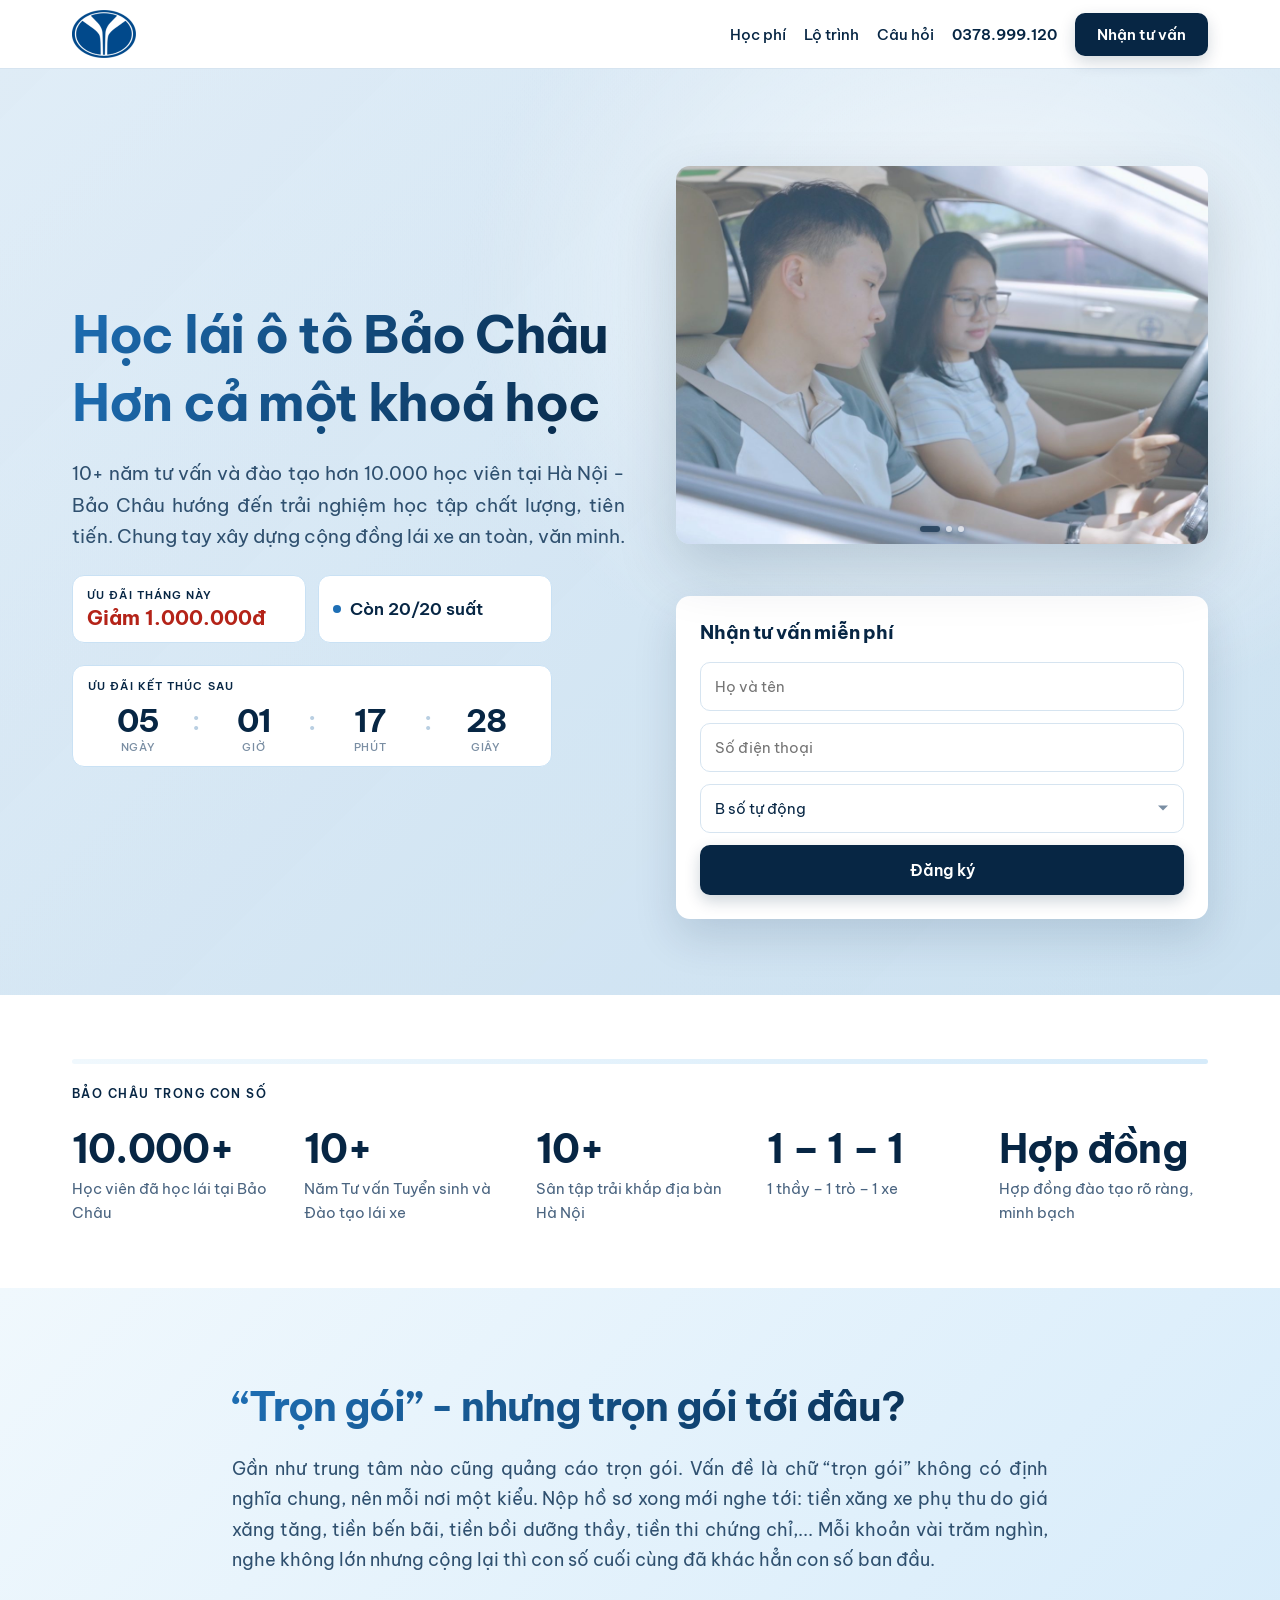
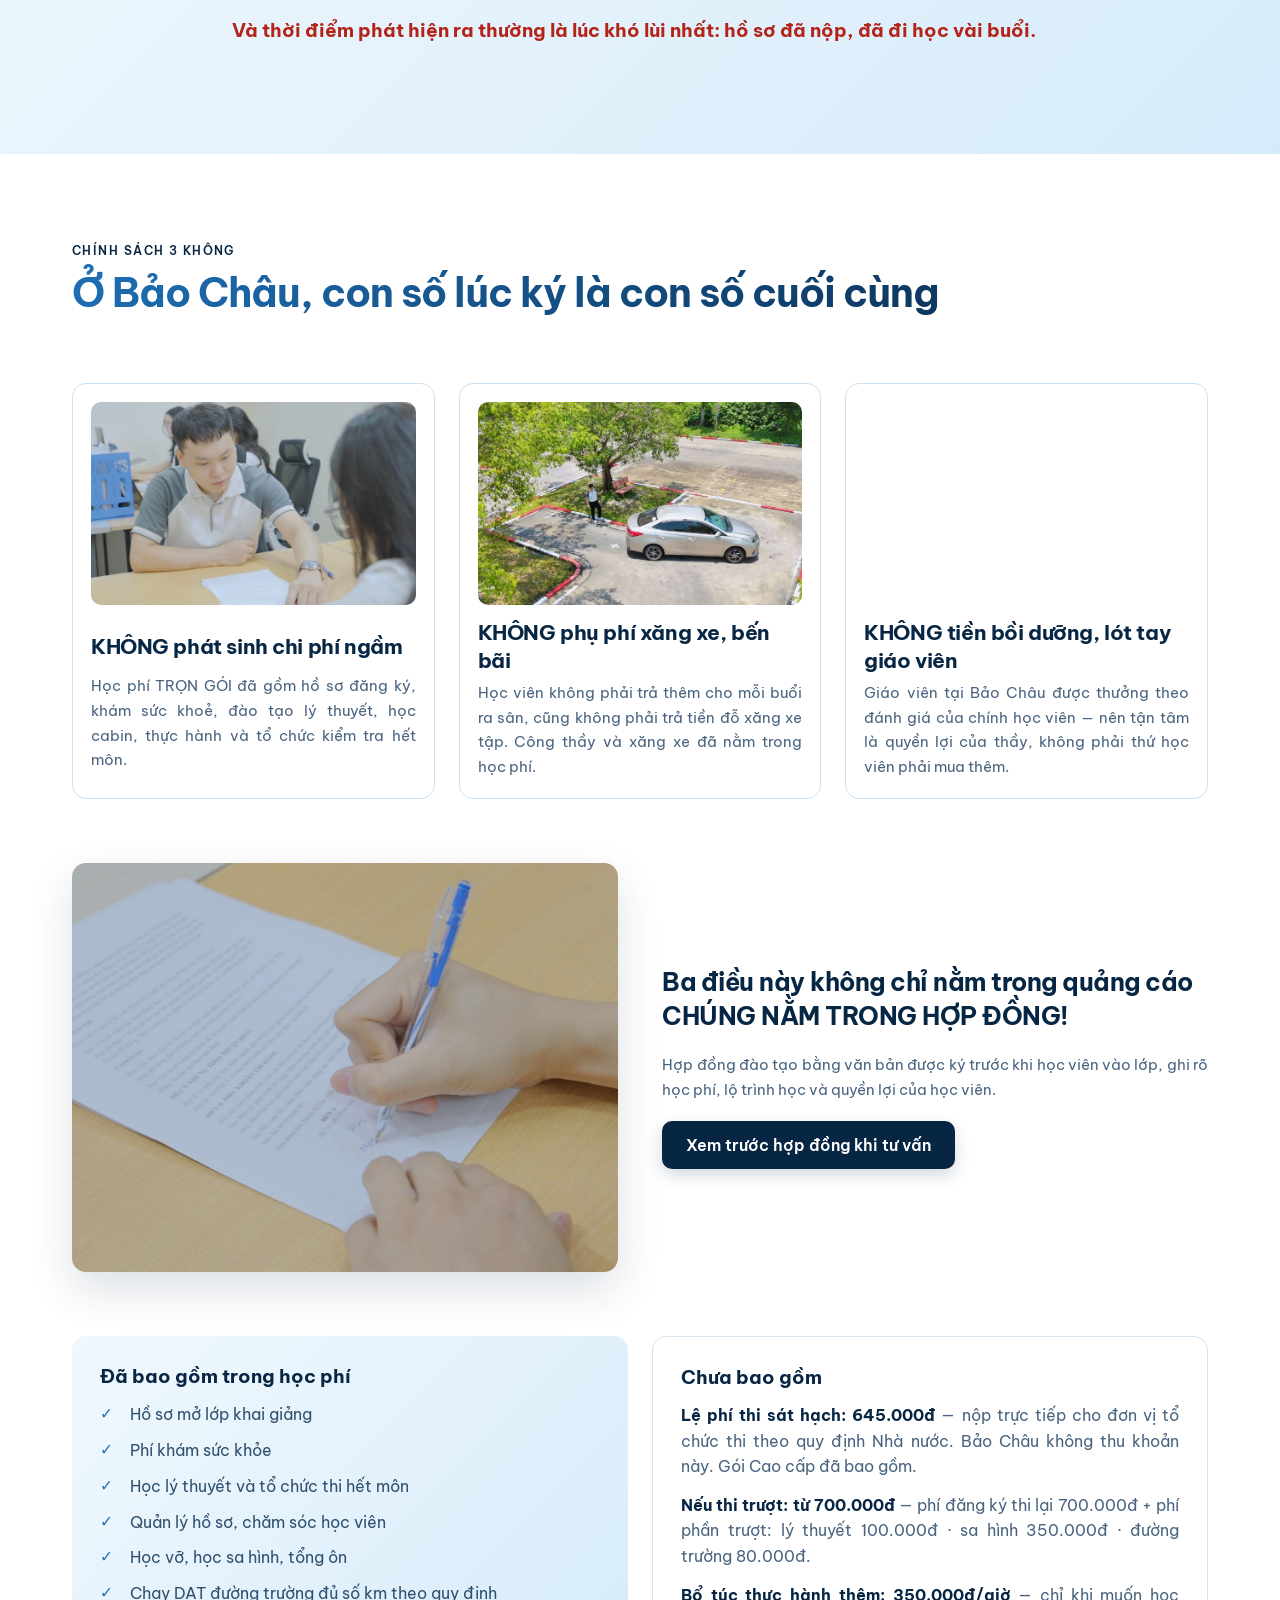
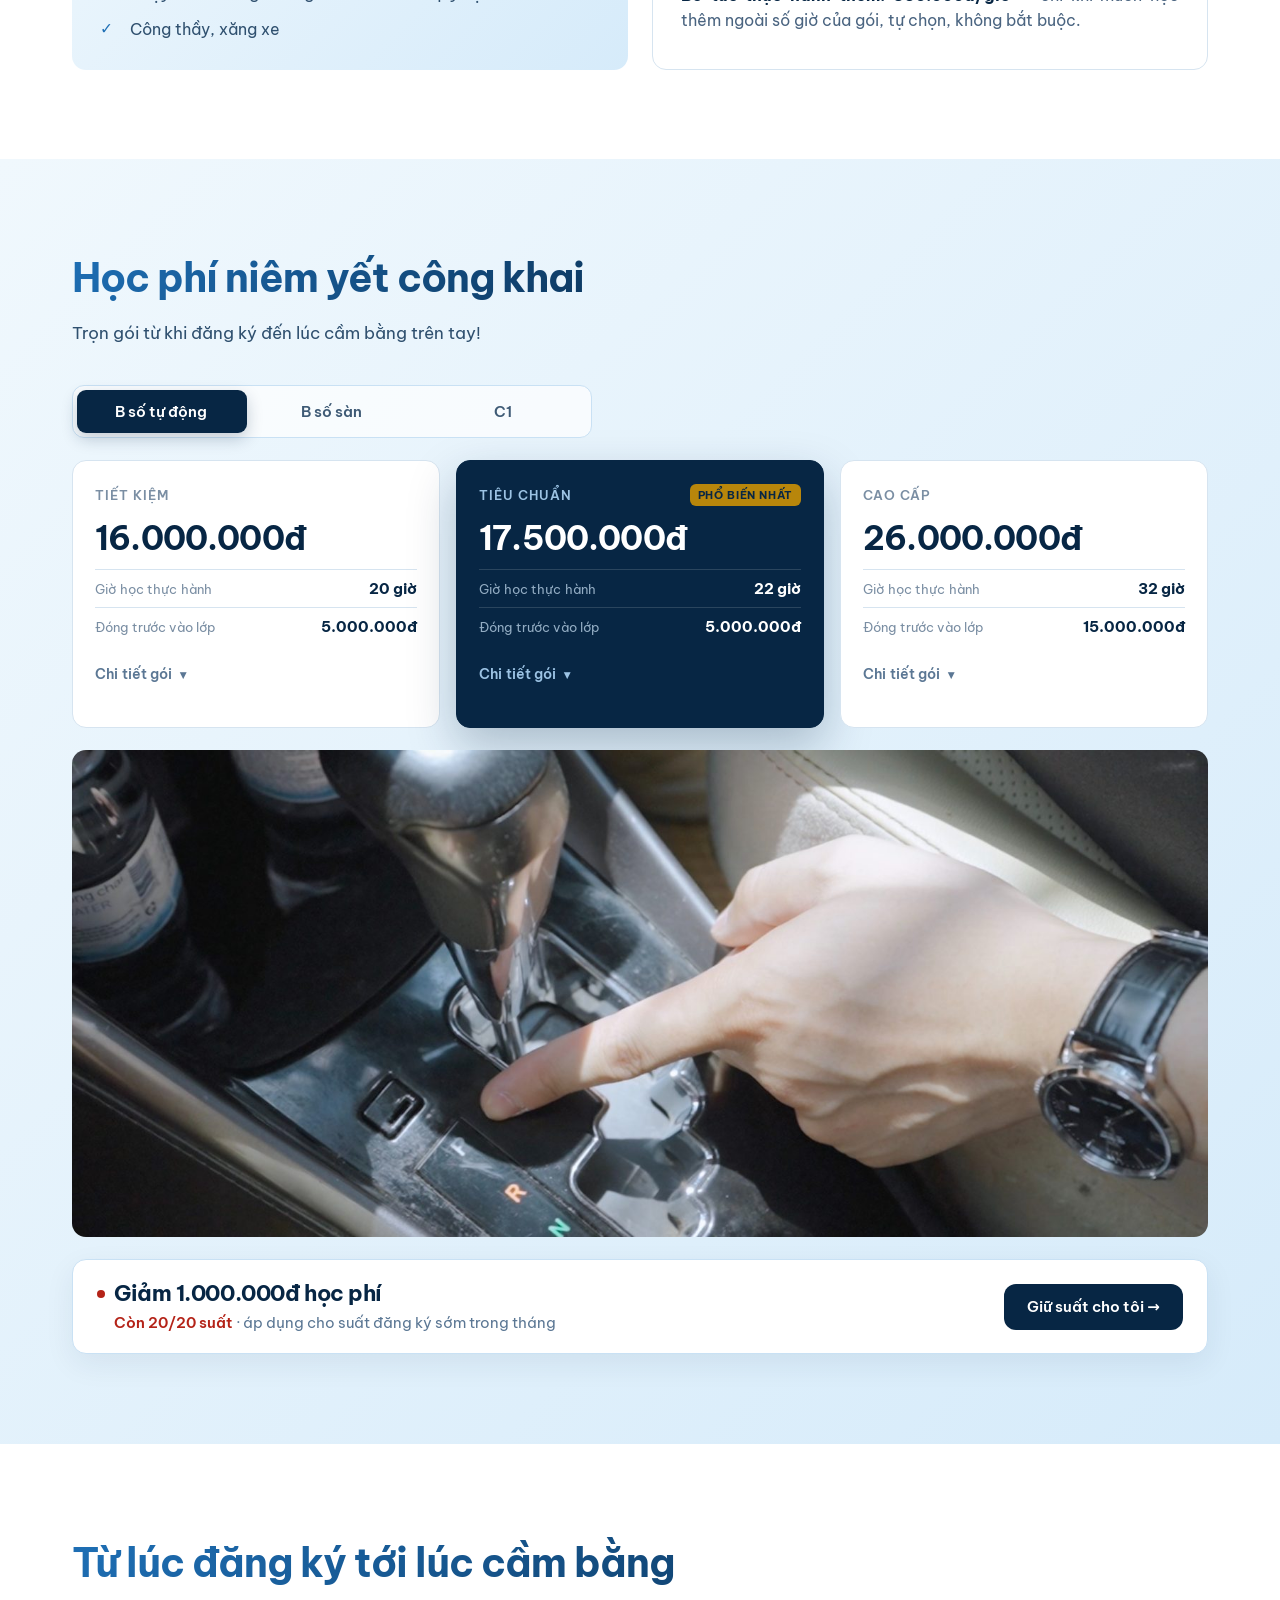
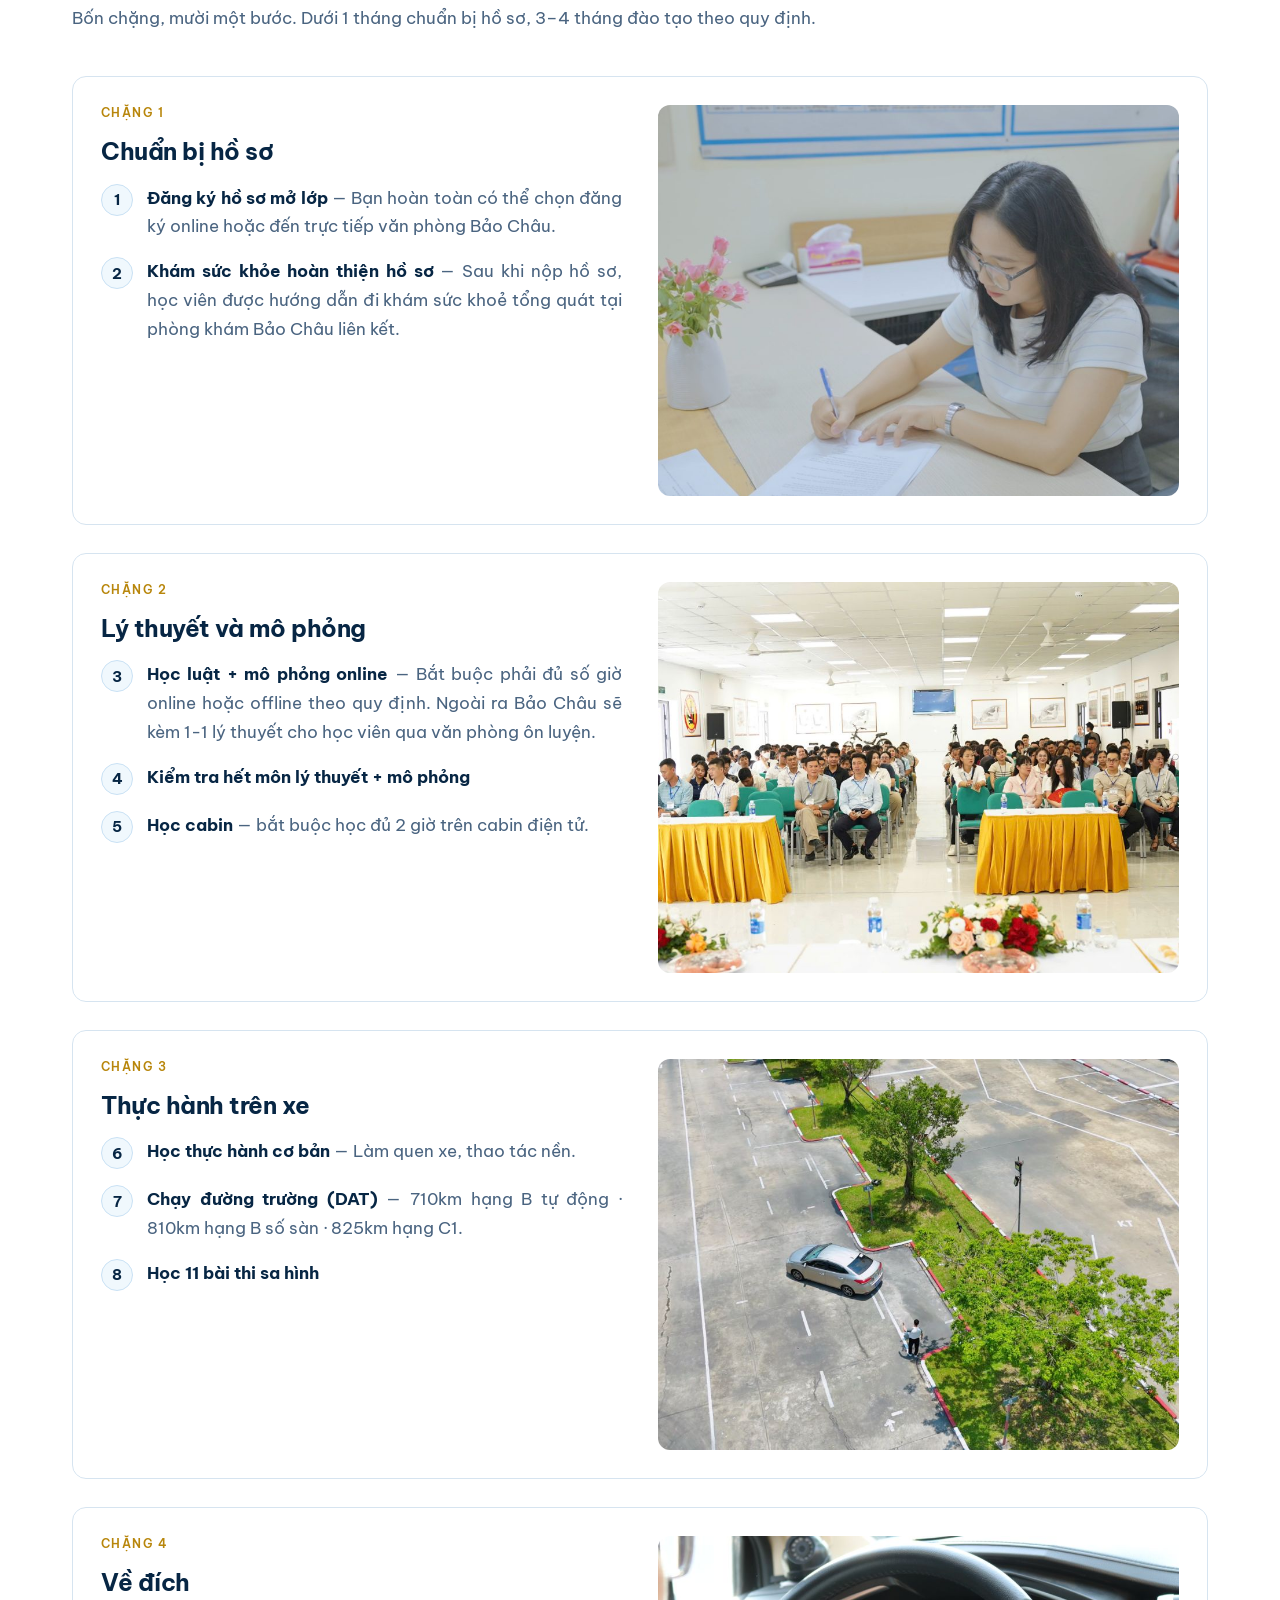
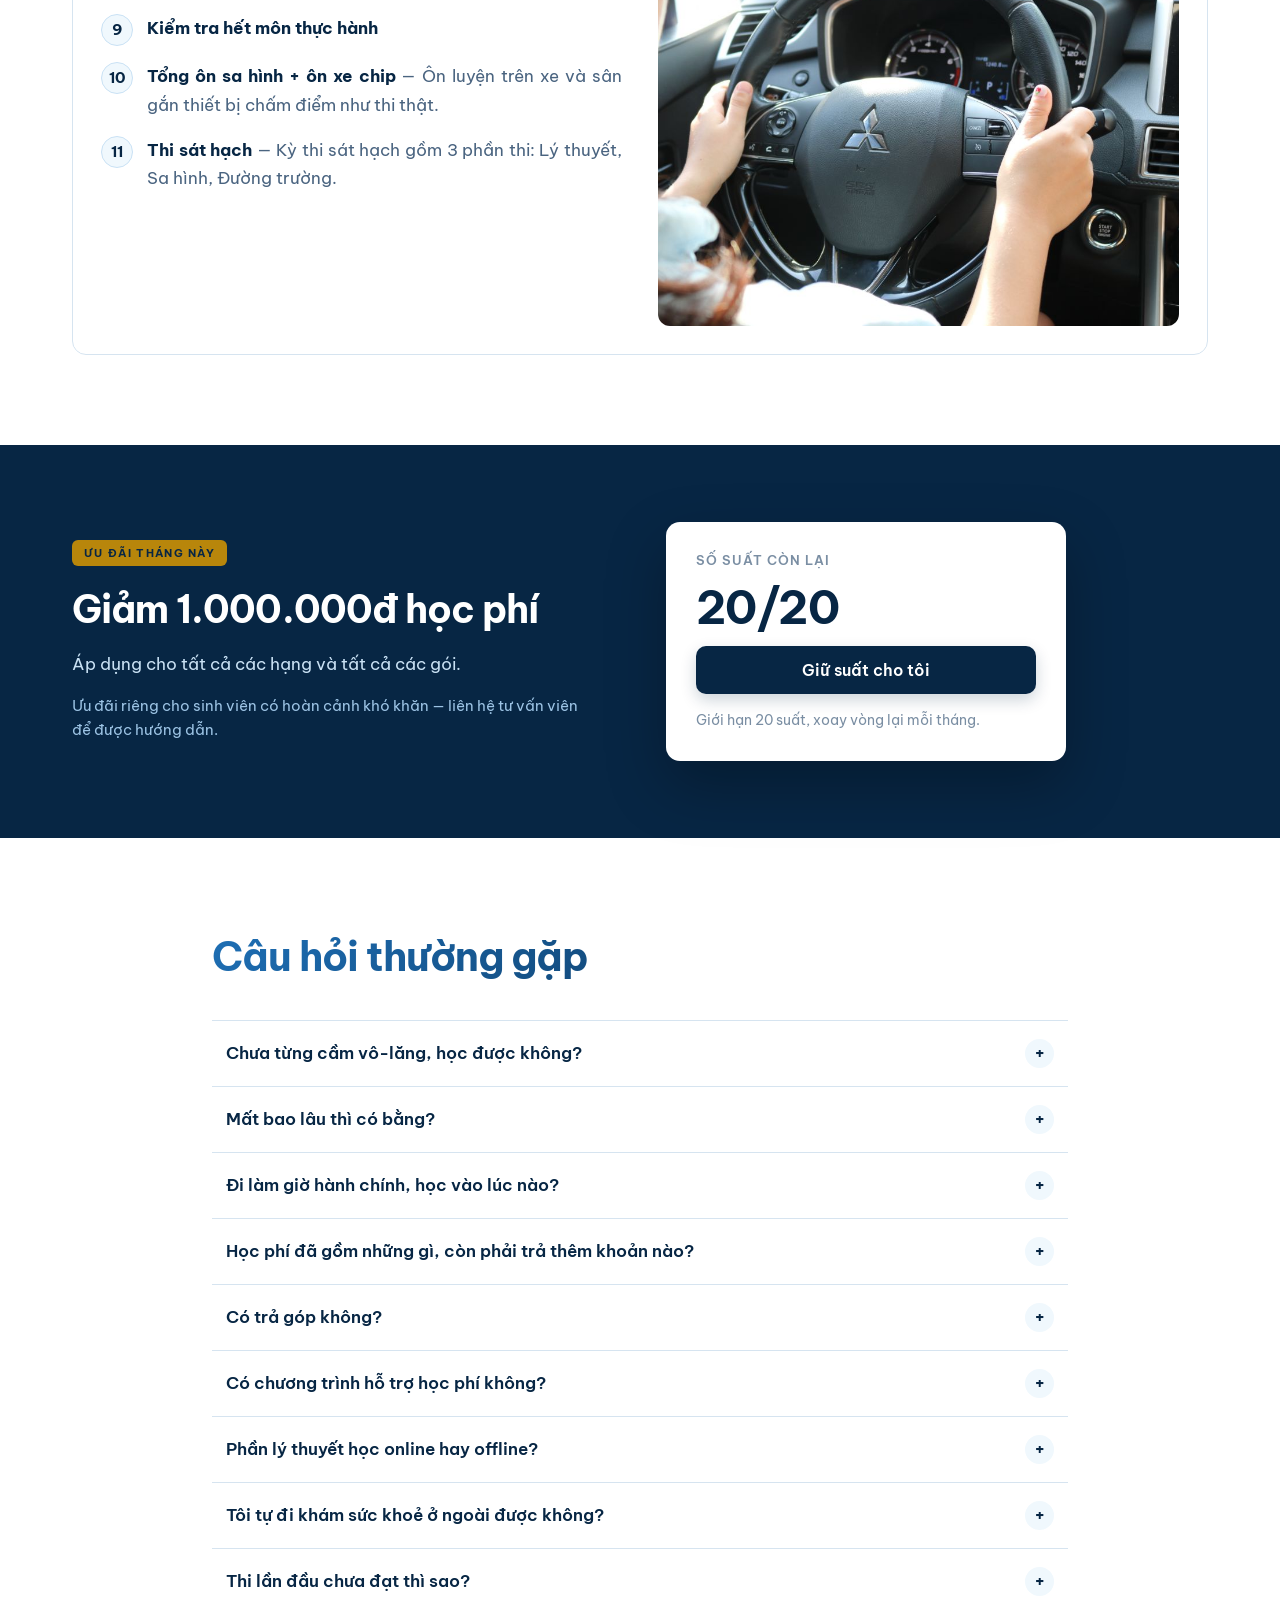
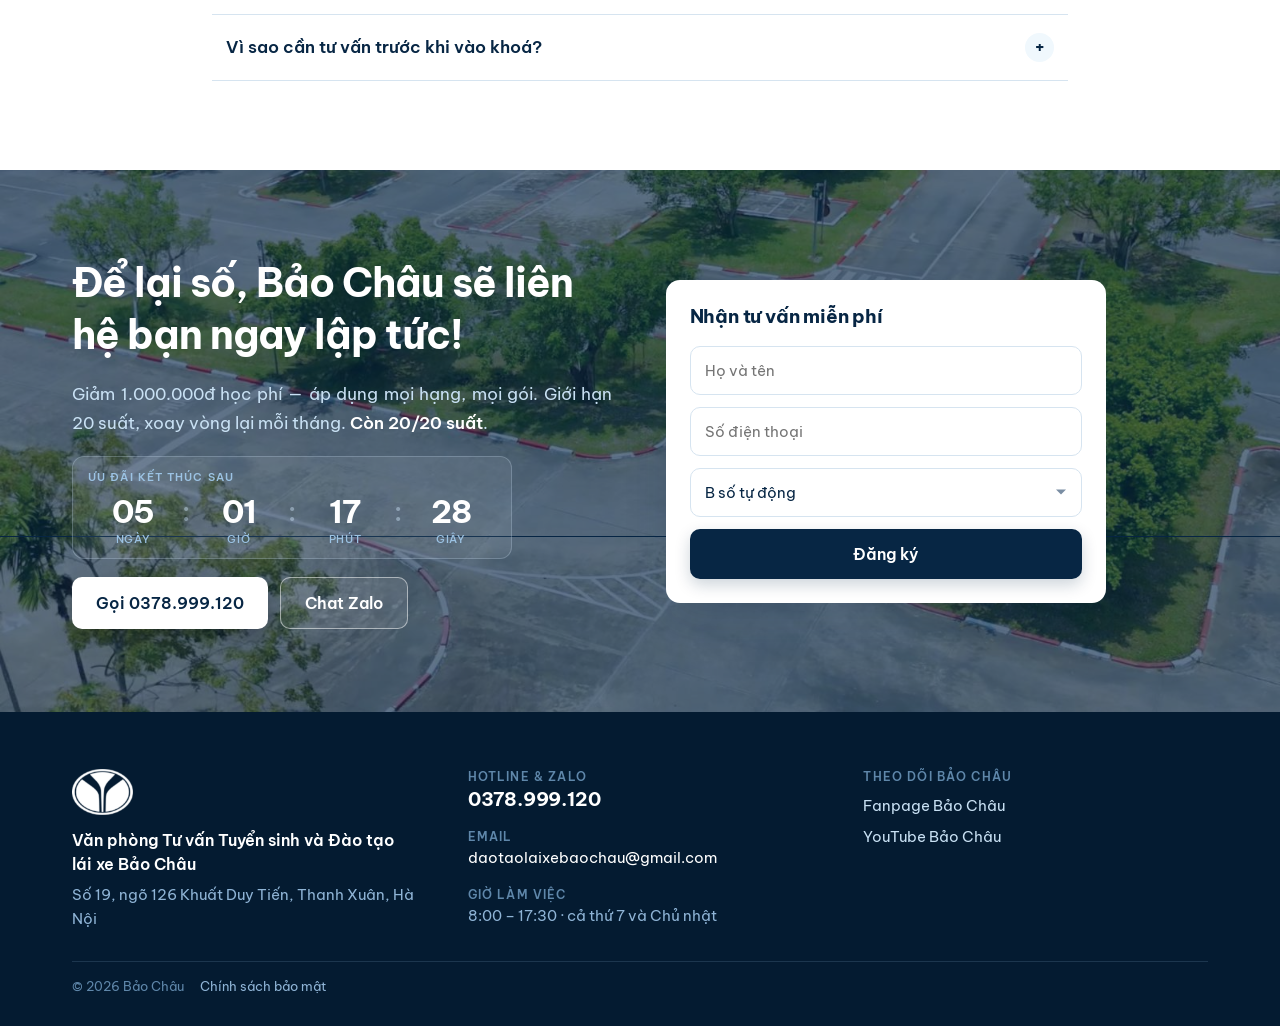
<file: index.html>
<!DOCTYPE html>
<html lang="vi">
<head>
<meta charset="utf-8">
<meta name="viewport" content="width=device-width, initial-scale=1">

<title>Học lái ô tô Bảo Châu — Học phí trọn gói, niêm yết công khai tại Hà Nội</title>
<meta name="description" content="Trung tâm tư vấn tuyển sinh và đào tạo lái xe Bảo Châu: học phí trọn gói niêm yết công khai cho hạng B số tự động, B số sàn và C1. Không phát sinh chi phí ngầm, 1 thầy – 1 trò – 1 xe, hợp đồng đào tạo ký trước khi vào lớp.">
<link rel="canonical" href="https://daotaolaixebaochau.com/">

<meta property="og:url" content="https://daotaolaixebaochau.com/">
<meta property="og:type" content="website">
<meta property="og:locale" content="vi_VN">
<meta property="og:site_name" content="Đào tạo lái xe Bảo Châu">
<meta property="og:title" content="Học lái ô tô Bảo Châu — Hơn cả một khoá học">
<meta property="og:description" content="Học phí trọn gói niêm yết công khai, không phát sinh chi phí ngầm. Hơn 10.000 học viên tại Hà Nội trong 10+ năm.">
<meta property="og:image" content="https://daotaolaixebaochau.com/img/hero-giao-vien-hoc-vien.jpg">
<meta name="twitter:card" content="summary_large_image">

<link rel="icon" href="img/logo-bao-chau.png" type="image/png">
<link rel="apple-touch-icon" href="img/logo-bao-chau.png">

<!-- Xác minh tên miền cho Facebook. Bắt buộc phải có, nếu không Facebook
     không ghi nhận được phần lớn chuyển đổi từ người dùng iPhone. Đừng xoá. -->
<meta name="facebook-domain-verification" content="47aqlkdoyc60mjsq5gmm88ddjumcwe" />

<!-- Đo lường quảng cáo. Pixel ID đặt trong js/theo-doi.js. -->
<script src="js/theo-doi.js"></script>

<link rel="preconnect" href="https://fonts.googleapis.com">
<link rel="preconnect" href="https://fonts.gstatic.com" crossorigin>
<link href="https://fonts.googleapis.com/css2?family=Be+Vietnam+Pro:wght@400;500;600;700&display=swap" rel="stylesheet">
<link rel="stylesheet" href="css/styles.css">

<script type="application/ld+json">
{
  "@context": "https://schema.org",
  "@type": "LocalBusiness",
  "name": "Trung tâm tư vấn tuyển sinh và đào tạo lái xe Bảo Châu",
  "url": "https://daotaolaixebaochau.com/",
  "image": "https://daotaolaixebaochau.com/img/hero-giao-vien-hoc-vien.jpg",
  "description": "Tư vấn tuyển sinh và đào tạo lái xe ô tô hạng B số tự động, B số sàn và C1 tại Hà Nội. Học phí trọn gói niêm yết công khai, hợp đồng đào tạo ký trước khi vào lớp.",
  "telephone": "+84378999120",
  "email": "daotaolaixebaochau@gmail.com",
  "address": {
    "@type": "PostalAddress",
    "streetAddress": "Số 19, ngõ 126 Khuất Duy Tiến",
    "addressLocality": "Thanh Xuân",
    "addressRegion": "Hà Nội",
    "addressCountry": "VN"
  },
  "openingHoursSpecification": [{
    "@type": "OpeningHoursSpecification",
    "dayOfWeek": ["Monday","Tuesday","Wednesday","Thursday","Friday","Saturday","Sunday"],
    "opens": "08:00",
    "closes": "17:30"
  }],
  "sameAs": [
    "https://facebook.com/daylaixeotobaochau",
    "https://youtube.com/@daotaolaixebaochau360"
  ]
}
</script>
</head>
<body>

<!-- ⚠ Thẻ bọc toàn trang dùng overflow-x:clip (xem css/styles.css .trang),
     KHÔNG dùng overflow-x:hidden vì sẽ làm header sticky mất tác dụng. -->
<div class="trang">

<!-- ============================================================
     HEADER — STICKY
     ============================================================ -->
<header class="header">
  <div class="header__inner">
    <a class="logo" href="#top">
      <!-- Logo đứng một mình, không kèm chữ. alt là chỗ duy nhất còn mang tên
           thương hiệu cho Google và trình đọc màn hình — đừng rút gọn. -->
      <img src="img/logo-bao-chau.png" alt="Bảo Châu — Đào tạo lái xe" width="128" height="96" fetchpriority="high" decoding="async">
    </a>
    <nav class="nav">
      <a class="nav__link" href="#hoc-phi">Học phí</a>
      <a class="nav__link" href="#lo-trinh">Lộ trình</a>
      <a class="nav__link" href="#cau-hoi">Câu hỏi</a>
      <a class="nav__hotline" href="tel:0378999120" data-bc="tel"><span data-bc="hotline">0378.999.120</span></a>
      <a class="nut nut--navy nut--nho" href="#dang-ky">Nhận tư vấn</a>
    </nav>
  </div>
</header>

<!-- ============================================================
     KHỐI 1 — HERO
     ============================================================ -->
<section class="hero" id="top" data-hero>
  <div class="hero__nen" data-parallax="0.14"></div>
  <div class="hero__grid">

    <div class="hero__text" data-reveal>
      <h1 class="tieu-de-1">
        <span class="chu-gradient">Học lái ô tô Bảo Châu</span>
        <span class="chu-gradient">Hơn cả một khoá học</span>
      </h1>
      <p class="doan hero__gioi-thieu">10+ năm tư vấn và đào tạo hơn 10.000 học viên tại Hà Nội - Bảo Châu hướng đến trải nghiệm học tập chất lượng, tiên tiến. Chung tay xây dựng cộng đồng lái xe an toàn, văn minh.</p>
      <div class="hero__o-nho">
        <div class="o-nho">
          <div class="o-nho__nhan">Ưu đãi tháng này</div>
          <div class="o-nho__gia-tri">Giảm 1.000.000đ</div>
        </div>
        <div class="o-nho o-nho--suat">
          <span class="cham cham--xanh"></span>
          <span class="o-nho__suat" data-suat="nhan">Còn 7/20 suất</span>
        </div>
      </div>

      <!-- Đồng hồ đếm ngược ưu đãi — số do js/app.js điền, HTML để 00 làm chỗ đứng.
           Đổi mốc ngày / gia hạn: js/noi-dung.js, mục DEM_NGUOC. -->
      <div class="dong-ho hero__dong-ho dong-ho--sang" data-dong-ho>
        <span class="dong-ho__nhan" data-dh="nhan">Ưu đãi kết thúc sau</span>
        <div class="dong-ho__day" data-dh="day" role="timer" aria-live="off">
          <div class="dong-ho__o"><span class="dong-ho__so" data-dh="ngay">00</span><span class="dong-ho__don-vi">Ngày</span></div>
          <span class="dong-ho__ngan" aria-hidden="true">:</span>
          <div class="dong-ho__o"><span class="dong-ho__so" data-dh="gio">00</span><span class="dong-ho__don-vi">Giờ</span></div>
          <span class="dong-ho__ngan" aria-hidden="true">:</span>
          <div class="dong-ho__o"><span class="dong-ho__so" data-dh="phut">00</span><span class="dong-ho__don-vi">Phút</span></div>
          <span class="dong-ho__ngan" aria-hidden="true">:</span>
          <div class="dong-ho__o"><span class="dong-ho__so" data-dh="giay">00</span><span class="dong-ho__don-vi">Giây</span></div>
        </div>
        <p class="dong-ho__loi-nhan" data-dh="loi-nhan" hidden></p>
      </div>
    </div>

    <div class="hero__media" data-reveal data-reveal-delay="120">
      <div class="ngan-xep" data-ngan-xep></div>
    </div>

    <div class="hero__form" data-form="Hero"></div>

  </div>
</section>

<!-- ============================================================
     KHỐI 1.5 — DẢI SỐ LIỆU
     ============================================================ -->
<section class="so-lieu">
  <div class="so-lieu__inner">
    <div class="so-lieu__gach" data-reveal></div>
    <div class="nhan-khoi so-lieu__nhan" data-reveal>Bảo Châu trong con số</div>
    <div class="so-lieu__luoi" data-so-lieu></div>
  </div>
</section>

<!-- ============================================================
     KHỐI 2 — VẤN ĐỀ NGÀNH
     ============================================================ -->
<section class="van-de">
  <div class="van-de__inner">
    <div class="van-de__noi-dung" data-reveal>
      <h2 class="tieu-de-2 chu-gradient">“Trọn gói” - nhưng trọn gói tới đâu?</h2>
      <p class="doan van-de__doan">Gần như trung tâm nào cũng quảng cáo trọn gói. Vấn đề là chữ “trọn gói” không có định nghĩa chung, nên mỗi nơi một kiểu. Nộp hồ sơ xong mới nghe tới: tiền xăng xe phụ thu do giá xăng tăng, tiền bến bãi, tiền bồi dưỡng thầy, tiền thi chứng chỉ,... Mỗi khoản vài trăm nghìn, nghe không lớn nhưng cộng lại thì con số cuối cùng đã khác hẳn con số ban đầu.</p>
      <p class="van-de__nhan-manh">Và thời điểm phát hiện ra thường là lúc khó lùi nhất: hồ sơ đã nộp, đã đi học vài buổi.</p>
    </div>
  </div>
</section>

<!-- ============================================================
     KHỐI 3 — CHÍNH SÁCH 3 KHÔNG
     ============================================================ -->
<section class="ba-khong">
  <div class="ba-khong__inner">

    <div class="ba-khong__dau" data-reveal>
      <div class="nhan-khoi">Chính sách 3 Không</div>
      <h2 class="tieu-de-2 chu-gradient">Ở Bảo Châu, con số lúc ký là con số cuối cùng</h2>
    </div>

    <!-- Khối 3A: 3 thẻ KHÔNG, reveal so le -->
    <div class="ba-khong__the-luoi">
      <div class="the-khong" data-reveal>
        <div class="o-anh">
          <img src="img/khoi3-tu-van-bang-gia.jpg" alt="Tư vấn viên Bảo Châu giải thích bảng học phí cho học viên tại văn phòng" loading="lazy" decoding="async" width="760" height="475">
        </div>
        <div class="the-khong__chu">
          <div class="the-khong__ten">KHÔNG phát sinh chi phí ngầm</div>
          <p class="doan the-khong__mo-ta">Học phí TRỌN GÓI đã gồm hồ sơ đăng ký, khám sức khoẻ, đào tạo lý thuyết, học cabin, thực hành và tổ chức kiểm tra hết môn.</p>
        </div>
      </div>
      <div class="the-khong" data-reveal data-reveal-delay="130">
        <div class="o-anh">
          <img src="img/khoi3-xe-tai-san.jpg" alt="Xe tập lái Bảo Châu và giáo viên tại sân tập" loading="lazy" decoding="async" width="760" height="475">
        </div>
        <div class="the-khong__chu">
          <div class="the-khong__ten">KHÔNG phụ phí xăng xe, bến bãi</div>
          <p class="doan the-khong__mo-ta">Học viên không phải trả thêm cho mỗi buổi ra sân, cũng không phải trả tiền đỗ xăng xe tập. Công thầy và xăng xe đã nằm trong học phí.</p>
        </div>
      </div>
      <div class="the-khong" data-reveal data-reveal-delay="260">
        <div class="o-anh">
          <img src="img/khoi3-giao-vien-hoc-vien.jpg" alt="Giáo viên trao đổi với học viên bên cạnh xe tập lái tại sân" loading="lazy" decoding="async" width="760" height="475">
        </div>
        <div class="the-khong__chu">
          <div class="the-khong__ten">KHÔNG tiền bồi dưỡng, lót tay giáo viên</div>
          <p class="doan the-khong__mo-ta">Giáo viên tại Bảo Châu được thưởng theo đánh giá của chính học viên — nên tận tâm là quyền lợi của thầy, không phải thứ học viên phải mua thêm.</p>
        </div>
      </div>
    </div>

    <!-- Khối 3B: hợp đồng thật -->
    <div class="hop-dong">
      <div class="o-anh" data-reveal>
        <img src="img/khoi3-hop-dong.jpg" alt="Học viên ký hợp đồng đào tạo lái xe của Bảo Châu" loading="lazy" decoding="async" width="1100" height="825">
      </div>
      <div class="hop-dong__chu" data-reveal data-reveal-delay="120">
        <h3 class="hop-dong__tieu-de">Ba điều này không chỉ nằm trong quảng cáo<br>CHÚNG NẰM TRONG HỢP ĐỒNG!</h3>
        <p class="doan hop-dong__mo-ta">Hợp đồng đào tạo bằng văn bản được ký trước khi học viên vào lớp, ghi rõ học phí, lộ trình học và quyền lợi của học viên.</p>
        <a class="nut nut--navy hop-dong__nut" href="#dang-ky">Xem trước hợp đồng khi tư vấn</a>
      </div>
    </div>

    <!-- Khối 3C: đã bao gồm / chưa bao gồm -->
    <div class="bao-gom">
      <div class="bao-gom__the bao-gom__the--co" data-reveal>
        <div class="bao-gom__ten">Đã bao gồm trong học phí</div>
        <ul class="bao-gom__ds">
          <li><span class="bao-gom__tick" aria-hidden="true">✓</span><span>Hồ sơ mở lớp khai giảng</span></li>
          <li><span class="bao-gom__tick" aria-hidden="true">✓</span><span>Phí khám sức khỏe</span></li>
          <li><span class="bao-gom__tick" aria-hidden="true">✓</span><span>Học lý thuyết và tổ chức thi hết môn</span></li>
          <li><span class="bao-gom__tick" aria-hidden="true">✓</span><span>Quản lý hồ sơ, chăm sóc học viên</span></li>
          <li><span class="bao-gom__tick" aria-hidden="true">✓</span><span>Học vỡ, học sa hình, tổng ôn</span></li>
          <li><span class="bao-gom__tick" aria-hidden="true">✓</span><span>Chạy DAT đường trường đủ số km theo quy định</span></li>
          <li><span class="bao-gom__tick" aria-hidden="true">✓</span><span>Công thầy, xăng xe</span></li>
        </ul>
      </div>
      <div class="bao-gom__the bao-gom__the--khong" data-reveal data-reveal-delay="120">
        <div class="bao-gom__ten">Chưa bao gồm</div>
        <ul class="bao-gom__ds bao-gom__ds--khong">
          <li><strong>Lệ phí thi sát hạch: 645.000đ</strong> — nộp trực tiếp cho đơn vị tổ chức thi theo quy định Nhà nước. Bảo Châu không thu khoản này. Gói Cao cấp đã bao gồm.</li>
          <li><strong>Nếu thi trượt: từ 700.000đ</strong> — phí đăng ký thi lại 700.000đ + phí phần trượt: lý thuyết 100.000đ · sa hình 350.000đ · đường trường 80.000đ.</li>
          <li><strong>Bổ túc thực hành thêm: 350.000đ/giờ</strong> — chỉ khi muốn học thêm ngoài số giờ của gói, tự chọn, không bắt buộc.</li>
        </ul>
      </div>
    </div>

  </div>
</section>

<!-- ============================================================
     KHỐI 5 — HỌC PHÍ 3 HẠNG
     Tab + thẻ gói render từ BANG_GIA trong js/noi-dung.js
     ============================================================ -->
<section class="hoc-phi co-neo" id="hoc-phi">
  <div class="hoc-phi__inner">
    <div class="hoc-phi__dau" data-reveal>
      <h2 class="tieu-de-2 chu-gradient">Học phí niêm yết công khai</h2>
      <p class="doan">Trọn gói từ khi đăng ký đến lúc cầm bằng trên tay!</p>
    </div>

    <div class="hoc-phi__than" data-reveal>
      <div class="hoc-phi__bang" data-hoc-phi></div>

      <!-- Dải ưu đãi cuối khối — rộng bằng ảnh phía trên -->
      <div class="dai-uu-dai">
        <div class="dai-uu-dai__chu">
          <div class="dai-uu-dai__dong">
            <span class="cham cham--do"></span>
            <span class="dai-uu-dai__tieu-de">Giảm 1.000.000đ học phí</span>
          </div>
          <div class="dai-uu-dai__phu"><span class="suat" data-suat="nhan">Còn 7/20 suất</span> · áp dụng cho suất đăng ký sớm trong tháng</div>
        </div>
        <a class="nut nut--giu-suat" href="#dang-ky">Giữ suất cho tôi →</a>
      </div>
    </div>
  </div>
</section>

<!-- ============================================================
     KHỐI 6 — LỘ TRÌNH 4 CHẶNG / 11 BƯỚC
     ============================================================ -->
<section class="lo-trinh co-neo" id="lo-trinh">
  <div class="lo-trinh__inner">
    <div class="lo-trinh__dau" data-reveal>
      <h2 class="tieu-de-2 chu-gradient">Từ lúc đăng ký tới lúc cầm bằng</h2>
      <p class="doan">Bốn chặng, mười một bước. Dưới 1 tháng chuẩn bị hồ sơ, 3–4 tháng đào tạo theo quy định.</p>
    </div>
    <div class="lo-trinh__ds" data-lo-trinh></div>
  </div>
</section>

<!-- ============================================================
     KHỐI 6.5 — BANNER ƯU ĐÃI GIỮA TRANG
     ============================================================ -->
<section class="banner-uu-dai">
  <div class="banner-uu-dai__inner" data-reveal data-reveal-scale>
    <div class="banner-uu-dai__chu">
      <div class="banner-uu-dai__nhan">Ưu đãi tháng này</div>
      <h2 class="banner-uu-dai__tieu-de">Giảm 1.000.000đ học phí</h2>
      <p class="doan banner-uu-dai__doan">Áp dụng cho tất cả các hạng và tất cả các gói.</p>
      <p class="banner-uu-dai__sinh-vien">Ưu đãi riêng cho sinh viên có hoàn cảnh khó khăn — liên hệ tư vấn viên để được hướng dẫn.</p>
    </div>
    <div class="banner-uu-dai__the">
      <div class="banner-uu-dai__the-nhan">Số suất còn lại</div>
      <div class="banner-uu-dai__so" data-suat="the">7/20</div>
      <a class="nut nut--navy" href="#dang-ky">Giữ suất cho tôi</a>
      <div class="banner-uu-dai__ghi-chu">Giới hạn 20 suất, xoay vòng lại mỗi tháng.</div>
    </div>
  </div>
</section>

<!-- ============================================================
     KHỐI 7 — FAQ (10 câu, render từ CAU_HOI)
     ============================================================ -->
<section class="faq co-neo" id="cau-hoi">
  <div class="faq__inner">
    <h2 class="tieu-de-2 chu-gradient" data-reveal>Câu hỏi thường gặp</h2>
    <div class="faq__ds" data-faq data-reveal></div>
  </div>
</section>

<!-- ============================================================
     KHỐI 8 — CTA CUỐI
     ============================================================ -->
<section class="cta-cuoi co-neo" id="dang-ky" data-final-cta>
  <div class="cta-cuoi__nen" data-parallax="0.18">
    <img src="img/khoi8-nen-hoc-vien-va-xe.jpg" alt="Xe tập lái Bảo Châu trên sân tập nhìn từ trên cao" loading="lazy" decoding="async" width="1600" height="900">
  </div>
  <div class="cta-cuoi__phu" aria-hidden="true"></div>
  <div class="cta-cuoi__grid">
    <div class="cta-cuoi__chu" data-reveal>
      <h2 class="cta-cuoi__tieu-de">Để lại số, Bảo Châu sẽ liên hệ bạn ngay lập tức!</h2>
      <p class="doan cta-cuoi__doan">Giảm 1.000.000đ học phí — áp dụng mọi hạng, mọi gói. Giới hạn 20 suất, xoay vòng lại mỗi tháng. <span class="suat" data-suat="nhan">Còn 7/20 suất</span>.</p>
      <!-- Đồng hồ đếm ngược ưu đãi — số do js/app.js điền, HTML để 00 làm chỗ đứng.
           Đổi mốc ngày / gia hạn: js/noi-dung.js, mục DEM_NGUOC. -->
      <div class="dong-ho cta-cuoi__dong-ho dong-ho--toi" data-dong-ho>
        <span class="dong-ho__nhan" data-dh="nhan">Ưu đãi kết thúc sau</span>
        <div class="dong-ho__day" data-dh="day" role="timer" aria-live="off">
          <div class="dong-ho__o"><span class="dong-ho__so" data-dh="ngay">00</span><span class="dong-ho__don-vi">Ngày</span></div>
          <span class="dong-ho__ngan" aria-hidden="true">:</span>
          <div class="dong-ho__o"><span class="dong-ho__so" data-dh="gio">00</span><span class="dong-ho__don-vi">Giờ</span></div>
          <span class="dong-ho__ngan" aria-hidden="true">:</span>
          <div class="dong-ho__o"><span class="dong-ho__so" data-dh="phut">00</span><span class="dong-ho__don-vi">Phút</span></div>
          <span class="dong-ho__ngan" aria-hidden="true">:</span>
          <div class="dong-ho__o"><span class="dong-ho__so" data-dh="giay">00</span><span class="dong-ho__don-vi">Giây</span></div>
        </div>
        <p class="dong-ho__loi-nhan" data-dh="loi-nhan" hidden></p>
      </div>
      <div class="cta-cuoi__nut">
        <a class="nut nut--trang" href="tel:0378999120" data-bc="tel"><span data-bc="hotline-nut">Gọi 0378.999.120</span></a>
        <a class="nut nut--vien" href="https://zalo.me/0378999120" data-bc="zalo" target="_blank" rel="noopener">Chat Zalo</a>
      </div>
    </div>
    <div class="cta-cuoi__form" data-form="Cuối trang" data-reveal data-reveal-delay="120"></div>
  </div>
</section>

<!-- ============================================================
     FOOTER
     ============================================================ -->
<footer class="footer">
  <div class="footer__inner">
    <div class="footer__cot footer__cot--dau">
      <!-- chỉ biểu tượng logo — tên đã có ngay bên dưới -->
      <img class="footer__logo" src="img/logo-bao-chau-mark-trang.png" alt="Bảo Châu" width="384" height="288" loading="lazy" decoding="async">
      <div style="display:grid;gap:7px">
        <div class="footer__ten" data-bc="ten-day-du">Văn phòng Tư vấn Tuyển sinh và Đào tạo lái xe Bảo Châu</div>
        <div class="footer__dia-chi" data-bc="dia-chi">Số 19, ngõ 126 Khuất Duy Tiến, Thanh Xuân, Hà Nội</div>
      </div>
    </div>

    <div class="footer__cot">
      <div class="footer__cap">
        <div class="footer__nhan">Hotline &amp; Zalo</div>
        <a class="footer__hotline" href="tel:0378999120" data-bc="tel"><span data-bc="hotline">0378.999.120</span></a>
      </div>
      <div class="footer__cap">
        <div class="footer__nhan">Email</div>
        <a class="footer__email" href="mailto:daotaolaixebaochau@gmail.com" data-bc="email">daotaolaixebaochau@gmail.com</a>
      </div>
      <div class="footer__cap">
        <div class="footer__nhan">Giờ làm việc</div>
        <div class="footer__gio" data-bc="gio">8:00 – 17:30 · cả thứ 7 và Chủ nhật</div>
      </div>
    </div>

    <div class="footer__cot footer__cot--theo-doi">
      <div class="footer__nhan">Theo dõi Bảo Châu</div>
      <a class="footer__link" href="https://facebook.com/daylaixeotobaochau" data-bc="facebook" target="_blank" rel="noopener">Fanpage Bảo Châu</a>
      <a class="footer__link" href="https://youtube.com/@daotaolaixebaochau360" data-bc="youtube" target="_blank" rel="noopener">YouTube Bảo Châu</a>
    </div>
  </div>

  <div class="footer__duoi">
    <div class="footer__ban-quyen">
      <span>© 2026 Bảo Châu</span>
      <a href="chinh-sach-bao-mat.html">Chính sách bảo mật</a>
    </div>
  </div>
</footer>

<!-- ============================================================
     THANH CTA CỐ ĐỊNH — CHỈ MOBILE
     Hiện khi đã cuộn qua 75% Hero, ẩn khi Khối 8 vào khung hình.
     ============================================================ -->
<div class="thanh-cta">
  <a class="thanh-cta__goi" href="tel:0378999120" data-bc="tel">Gọi ngay</a>
  <a class="thanh-cta__so" href="#dang-ky">Để lại số</a>
</div>

</div><!-- /.trang -->

<script src="js/noi-dung.js"></script>
<script src="js/app.js"></script>
</body>
</html>
</file>
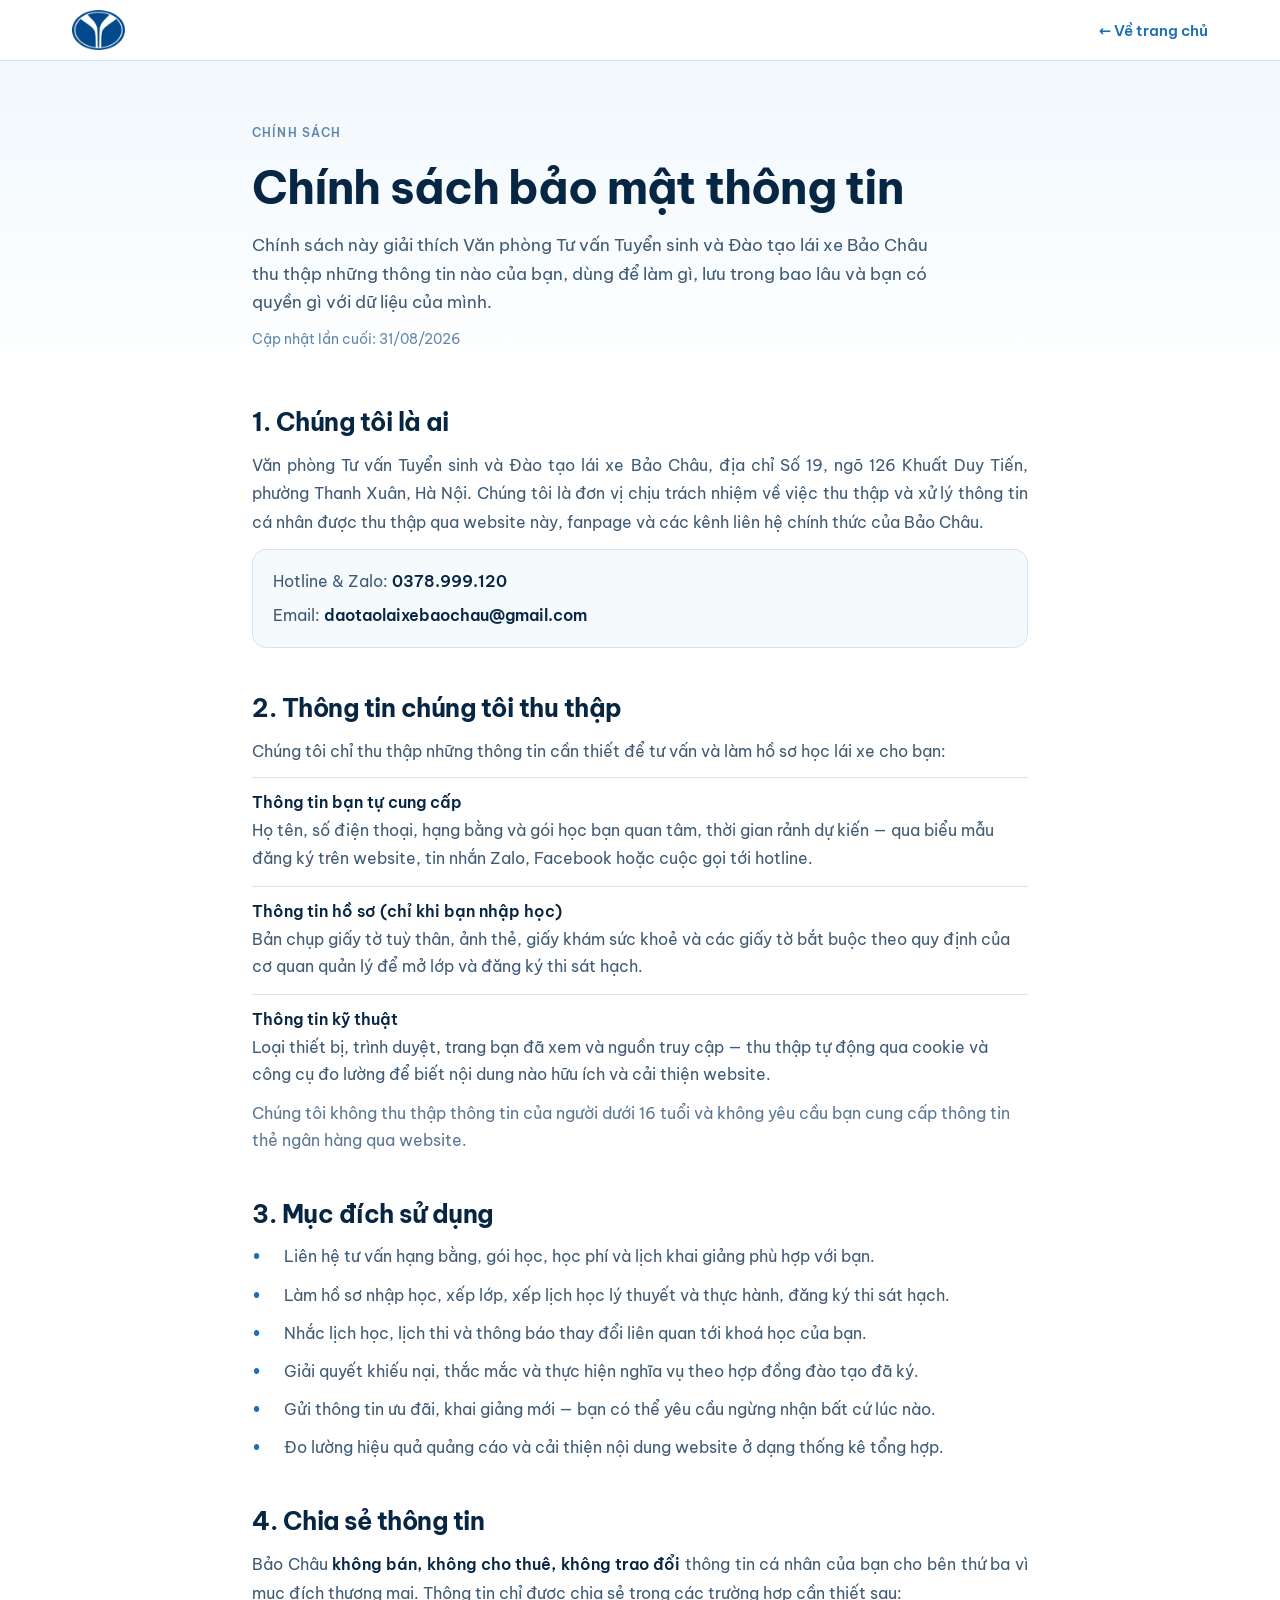
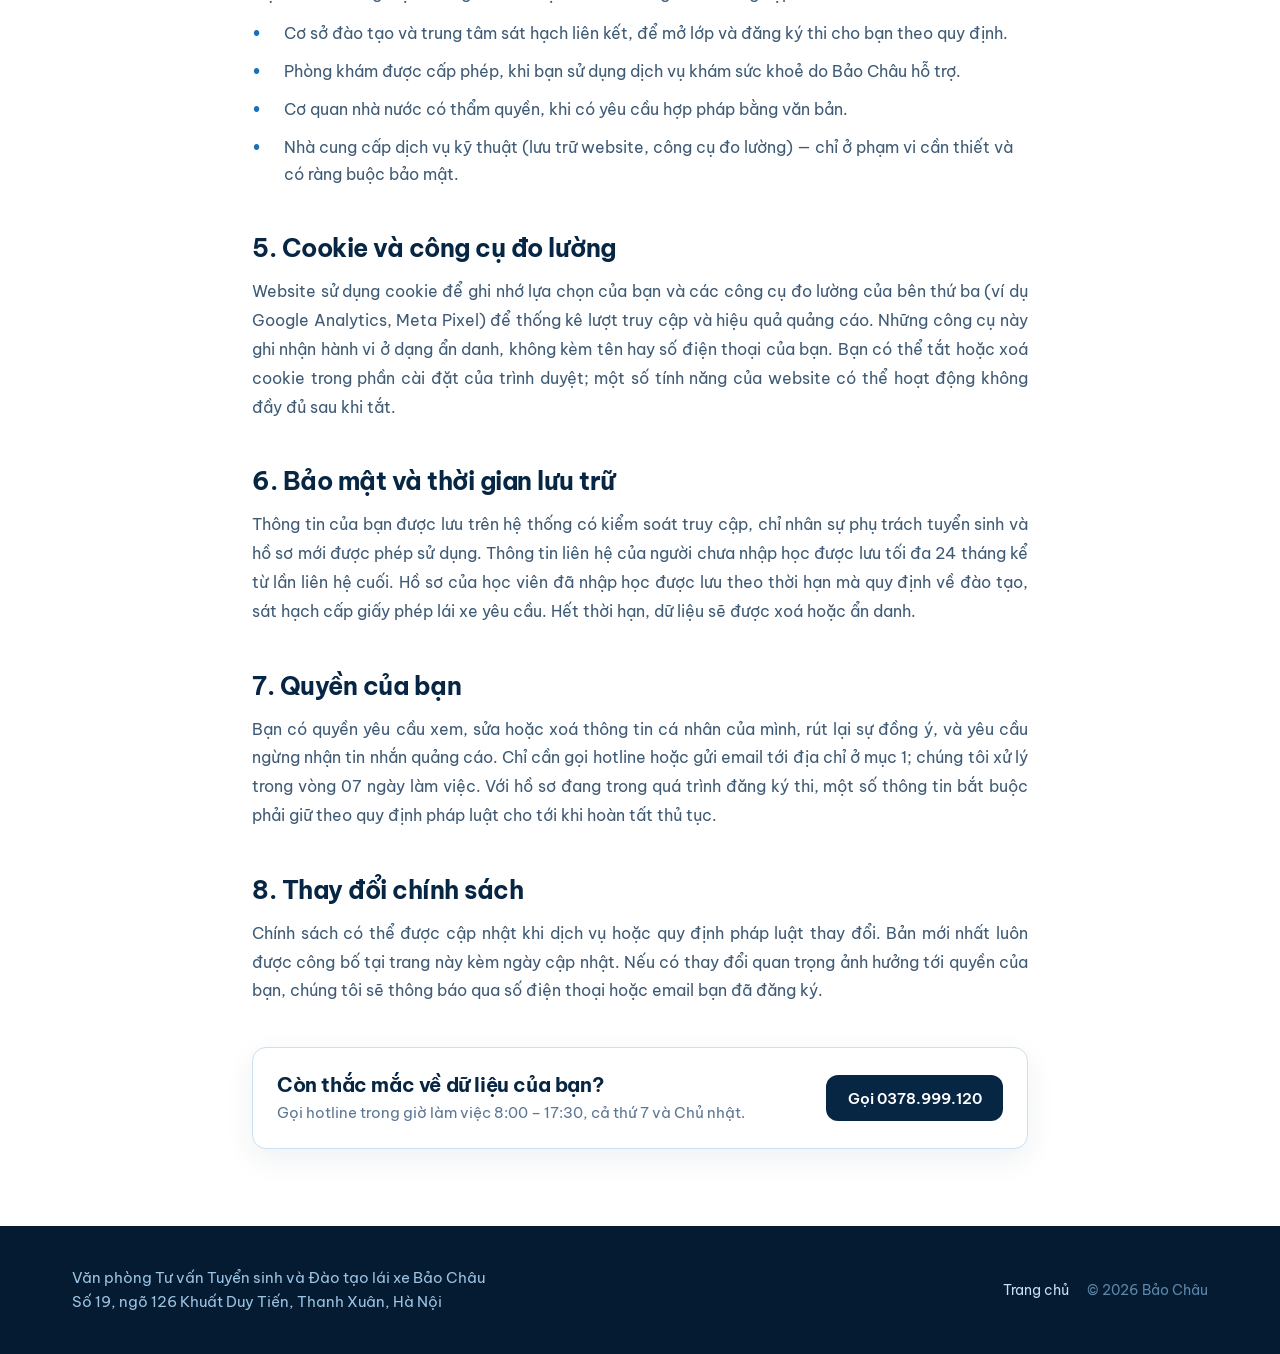
<file: chinh-sach-bao-mat.html>
<!DOCTYPE html>
<html lang="vi">
<head>
<meta charset="utf-8">
<meta name="viewport" content="width=device-width, initial-scale=1">

<title>Chính sách bảo mật thông tin — Đào tạo lái xe Bảo Châu</title>
<meta name="description" content="Chính sách bảo mật của Văn phòng Tư vấn Tuyển sinh và Đào tạo lái xe Bảo Châu: thu thập thông tin gì, dùng để làm gì, lưu bao lâu và quyền của bạn với dữ liệu của mình.">
<meta name="robots" content="index, follow">
<link rel="canonical" href="https://daotaolaixebaochau.com/chinh-sach-bao-mat.html">

<meta property="og:url" content="https://daotaolaixebaochau.com/chinh-sach-bao-mat.html">
<meta property="og:type" content="article">
<meta property="og:locale" content="vi_VN">
<meta property="og:title" content="Chính sách bảo mật thông tin — Đào tạo lái xe Bảo Châu">
<meta property="og:description" content="Bảo Châu thu thập những thông tin nào của bạn, dùng để làm gì, lưu trong bao lâu và bạn có quyền gì với dữ liệu của mình.">
<meta property="og:image" content="https://daotaolaixebaochau.com/img/hero-giao-vien-hoc-vien.jpg">

<link rel="icon" href="img/logo-bao-chau.png" type="image/png">
<link rel="apple-touch-icon" href="img/logo-bao-chau.png">

<!-- Xác minh tên miền cho Facebook. Bắt buộc phải có, nếu không Facebook
     không ghi nhận được phần lớn chuyển đổi từ người dùng iPhone. Đừng xoá. -->
<meta name="facebook-domain-verification" content="47aqlkdoyc60mjsq5gmm88ddjumcwe" />

<!-- Đo lường quảng cáo. Pixel ID đặt trong js/theo-doi.js. -->
<script src="js/theo-doi.js"></script>

<link rel="preconnect" href="https://fonts.googleapis.com">
<link rel="preconnect" href="https://fonts.gstatic.com" crossorigin>
<link href="https://fonts.googleapis.com/css2?family=Be+Vietnam+Pro:wght@400;500;600;700&display=swap" rel="stylesheet">
<link rel="stylesheet" href="css/styles.css">
</head>
<body>

<div class="trang">

<!-- HEADER GỌN -->
<header class="header">
  <div class="header__inner header__inner--gon">
    <a class="logo" href="index.html">
      <img src="img/logo-bao-chau.png" alt="Bảo Châu — Đào tạo lái xe" width="128" height="96" decoding="async" style="height:40px">
    </a>
    <a class="cs-ve-trang-chu" href="index.html">← Về trang chủ</a>
  </div>
</header>

<!-- HERO -->
<section class="cs-hero">
  <div class="cs-hero__inner">
    <div class="cs-nhan">Chính sách</div>
    <h1 class="cs-h1">Chính sách bảo mật thông tin</h1>
    <p class="cs-mo-dau">Chính sách này giải thích Văn phòng Tư vấn Tuyển sinh và Đào tạo lái xe Bảo Châu thu thập những thông tin nào của bạn, dùng để làm gì, lưu trong bao lâu và bạn có quyền gì với dữ liệu của mình.</p>
    <div class="cs-ngay">Cập nhật lần cuối: 31/08/2026</div>
  </div>
</section>

<!-- NỘI DUNG 8 MỤC -->
<div class="cs-than">

  <section class="cs-muc">
    <h2 class="cs-h2">1. Chúng tôi là ai</h2>
    <p class="cs-doan">Văn phòng Tư vấn Tuyển sinh và Đào tạo lái xe Bảo Châu, địa chỉ Số 19, ngõ 126 Khuất Duy Tiến, phường Thanh Xuân, Hà Nội. Chúng tôi là đơn vị chịu trách nhiệm về việc thu thập và xử lý thông tin cá nhân được thu thập qua website này, fanpage và các kênh liên hệ chính thức của Bảo Châu.</p>
    <div class="cs-o-lien-he">
      <div>Hotline &amp; Zalo: <a class="cs-manh" href="tel:0378999120">0378.999.120</a></div>
      <div>Email: <a class="cs-manh" href="mailto:daotaolaixebaochau@gmail.com">daotaolaixebaochau@gmail.com</a></div>
    </div>
  </section>

  <section class="cs-muc">
    <h2 class="cs-h2">2. Thông tin chúng tôi thu thập</h2>
    <p class="cs-doan">Chúng tôi chỉ thu thập những thông tin cần thiết để tư vấn và làm hồ sơ học lái xe cho bạn:</p>
    <div class="cs-nhom">
      <div class="cs-y">
        <div class="cs-y__ten">Thông tin bạn tự cung cấp</div>
        <div class="cs-y__chu">Họ tên, số điện thoại, hạng bằng và gói học bạn quan tâm, thời gian rảnh dự kiến — qua biểu mẫu đăng ký trên website, tin nhắn Zalo, Facebook hoặc cuộc gọi tới hotline.</div>
      </div>
      <div class="cs-y">
        <div class="cs-y__ten">Thông tin hồ sơ (chỉ khi bạn nhập học)</div>
        <div class="cs-y__chu">Bản chụp giấy tờ tuỳ thân, ảnh thẻ, giấy khám sức khoẻ và các giấy tờ bắt buộc theo quy định của cơ quan quản lý để mở lớp và đăng ký thi sát hạch.</div>
      </div>
      <div class="cs-y">
        <div class="cs-y__ten">Thông tin kỹ thuật</div>
        <div class="cs-y__chu">Loại thiết bị, trình duyệt, trang bạn đã xem và nguồn truy cập — thu thập tự động qua cookie và công cụ đo lường để biết nội dung nào hữu ích và cải thiện website.</div>
      </div>
    </div>
    <p class="cs-ghi-chu">Chúng tôi không thu thập thông tin của người dưới 16 tuổi và không yêu cầu bạn cung cấp thông tin thẻ ngân hàng qua website.</p>
  </section>

  <section class="cs-muc">
    <h2 class="cs-h2">3. Mục đích sử dụng</h2>
    <ul class="cs-ds">
      <li><span class="cs-cham" aria-hidden="true">•</span><span>Liên hệ tư vấn hạng bằng, gói học, học phí và lịch khai giảng phù hợp với bạn.</span></li>
      <li><span class="cs-cham" aria-hidden="true">•</span><span>Làm hồ sơ nhập học, xếp lớp, xếp lịch học lý thuyết và thực hành, đăng ký thi sát hạch.</span></li>
      <li><span class="cs-cham" aria-hidden="true">•</span><span>Nhắc lịch học, lịch thi và thông báo thay đổi liên quan tới khoá học của bạn.</span></li>
      <li><span class="cs-cham" aria-hidden="true">•</span><span>Giải quyết khiếu nại, thắc mắc và thực hiện nghĩa vụ theo hợp đồng đào tạo đã ký.</span></li>
      <li><span class="cs-cham" aria-hidden="true">•</span><span>Gửi thông tin ưu đãi, khai giảng mới — bạn có thể yêu cầu ngừng nhận bất cứ lúc nào.</span></li>
      <li><span class="cs-cham" aria-hidden="true">•</span><span>Đo lường hiệu quả quảng cáo và cải thiện nội dung website ở dạng thống kê tổng hợp.</span></li>
    </ul>
  </section>

  <section class="cs-muc">
    <h2 class="cs-h2">4. Chia sẻ thông tin</h2>
    <p class="cs-doan">Bảo Châu <strong class="cs-manh">không bán, không cho thuê, không trao đổi</strong> thông tin cá nhân của bạn cho bên thứ ba vì mục đích thương mại. Thông tin chỉ được chia sẻ trong các trường hợp cần thiết sau:</p>
    <ul class="cs-ds">
      <li><span class="cs-cham" aria-hidden="true">•</span><span>Cơ sở đào tạo và trung tâm sát hạch liên kết, để mở lớp và đăng ký thi cho bạn theo quy định.</span></li>
      <li><span class="cs-cham" aria-hidden="true">•</span><span>Phòng khám được cấp phép, khi bạn sử dụng dịch vụ khám sức khoẻ do Bảo Châu hỗ trợ.</span></li>
      <li><span class="cs-cham" aria-hidden="true">•</span><span>Cơ quan nhà nước có thẩm quyền, khi có yêu cầu hợp pháp bằng văn bản.</span></li>
      <li><span class="cs-cham" aria-hidden="true">•</span><span>Nhà cung cấp dịch vụ kỹ thuật (lưu trữ website, công cụ đo lường) — chỉ ở phạm vi cần thiết và có ràng buộc bảo mật.</span></li>
    </ul>
  </section>

  <section class="cs-muc">
    <h2 class="cs-h2">5. Cookie và công cụ đo lường</h2>
    <p class="cs-doan">Website sử dụng cookie để ghi nhớ lựa chọn của bạn và các công cụ đo lường của bên thứ ba (ví dụ Google Analytics, Meta Pixel) để thống kê lượt truy cập và hiệu quả quảng cáo. Những công cụ này ghi nhận hành vi ở dạng ẩn danh, không kèm tên hay số điện thoại của bạn. Bạn có thể tắt hoặc xoá cookie trong phần cài đặt của trình duyệt; một số tính năng của website có thể hoạt động không đầy đủ sau khi tắt.</p>
  </section>

  <section class="cs-muc">
    <h2 class="cs-h2">6. Bảo mật và thời gian lưu trữ</h2>
    <p class="cs-doan">Thông tin của bạn được lưu trên hệ thống có kiểm soát truy cập, chỉ nhân sự phụ trách tuyển sinh và hồ sơ mới được phép sử dụng. Thông tin liên hệ của người chưa nhập học được lưu tối đa 24 tháng kể từ lần liên hệ cuối. Hồ sơ của học viên đã nhập học được lưu theo thời hạn mà quy định về đào tạo, sát hạch cấp giấy phép lái xe yêu cầu. Hết thời hạn, dữ liệu sẽ được xoá hoặc ẩn danh.</p>
  </section>

  <section class="cs-muc">
    <h2 class="cs-h2">7. Quyền của bạn</h2>
    <p class="cs-doan">Bạn có quyền yêu cầu xem, sửa hoặc xoá thông tin cá nhân của mình, rút lại sự đồng ý, và yêu cầu ngừng nhận tin nhắn quảng cáo. Chỉ cần gọi hotline hoặc gửi email tới địa chỉ ở mục 1; chúng tôi xử lý trong vòng 07 ngày làm việc. Với hồ sơ đang trong quá trình đăng ký thi, một số thông tin bắt buộc phải giữ theo quy định pháp luật cho tới khi hoàn tất thủ tục.</p>
  </section>

  <section class="cs-muc">
    <h2 class="cs-h2">8. Thay đổi chính sách</h2>
    <p class="cs-doan">Chính sách có thể được cập nhật khi dịch vụ hoặc quy định pháp luật thay đổi. Bản mới nhất luôn được công bố tại trang này kèm ngày cập nhật. Nếu có thay đổi quan trọng ảnh hưởng tới quyền của bạn, chúng tôi sẽ thông báo qua số điện thoại hoặc email bạn đã đăng ký.</p>
  </section>

  <!-- Thẻ CTA gọi hotline -->
  <section class="dai-uu-dai cs-cta">
    <div class="dai-uu-dai__chu">
      <div class="cs-cta__tieu-de">Còn thắc mắc về dữ liệu của bạn?</div>
      <div class="cs-cta__phu">Gọi hotline trong giờ làm việc 8:00 – 17:30, cả thứ 7 và Chủ nhật.</div>
    </div>
    <a class="nut nut--giu-suat" href="tel:0378999120">Gọi 0378.999.120</a>
  </section>

</div>

<!-- FOOTER GỌN 1 HÀNG -->
<footer class="footer">
  <div class="cs-footer">
    <div class="cs-footer__chu">Văn phòng Tư vấn Tuyển sinh và Đào tạo lái xe Bảo Châu<br>Số 19, ngõ 126 Khuất Duy Tiến, Thanh Xuân, Hà Nội</div>
    <div class="cs-footer__link">
      <a href="index.html">Trang chủ</a>
      <span>© 2026 Bảo Châu</span>
    </div>
  </div>
</footer>

</div><!-- /.trang -->

</body>
</html>
</file>
<file: css/styles.css>
/* ============================================================
   BẢO CHÂU — LANDING PAGE
   css/styles.css
   Thứ tự: tokens → nền chung → thành phần dùng lại → từng khối
   Ngưỡng mobile duy nhất: max-width 760px
   ============================================================ */

/* ---------- 1. DESIGN TOKENS ---------- */
:root{
  --bg-gradient-start:#F0F8FD;
  --bg-gradient-end:#D6EBFA;
  --heading-gradient-start:#1E6FB5;
  --heading-gradient-end:#072644;
  --color-navy:#072644;
  --color-white:#FFFFFF;
  --color-accent-badge:#B8860B;
  --color-body:#3E5A75;
  --color-hairline:#D6E4F0;
  --radius-button:10px;
  --radius-card:14px;
  --transition-base:200ms cubic-bezier(0.22,1,0.36,1);
  --transition-image-zoom:400ms cubic-bezier(0.22,1,0.36,1);
  --shell:1180px;

  /* màu phụ dùng trực tiếp trong thiết kế */
  --xanh-dam:#2F506F;      /* chữ đậm trên nền xanh nhạt */
  --xanh-phu:#4A6480;      /* chữ nội dung phụ */
  --xanh-mo:#7A8EA3;       /* chữ mờ, nhãn */
  --xanh-nhat:#9CC3E4;     /* chữ trên nền navy */
  --xanh-sang:#C9E1F4;     /* chữ / viền trên nền navy */
  --do-nhan:#B42318;       /* chấm nhấp nháy, cảnh báo trên nền sáng */
  --do-nhan-toi:#FF9B8F;   /* cảnh báo trên nền navy */
  --nen-footer:#041B31;
  --hover-faq:#F5FAFD;
}

/* ---------- 2. NỀN CHUNG ---------- */
*{box-sizing:border-box}
html{scroll-behavior:smooth}
body{
  margin:0;
  background:var(--color-white);
  color:var(--color-body);
  font-family:'Be Vietnam Pro',system-ui,-apple-system,sans-serif;
  -webkit-font-smoothing:antialiased;
}
img{max-width:100%}
a{color:#1E6FB5;text-decoration:none}
a:hover{color:var(--color-navy)}
:focus-visible{outline:2px solid #1E6FB5;outline-offset:2px}

@keyframes bc-dot{0%,100%{opacity:1;transform:scale(1)}50%{opacity:.35;transform:scale(.82)}}

@media (prefers-reduced-motion:reduce){
  *{animation:none!important;transition-duration:1ms!important}
  html{scroll-behavior:auto}
}

/* Thẻ bọc toàn trang — BẮT BUỘC clip, không dùng hidden (sẽ làm sticky mất tác dụng) */
.trang{
  font-family:'Be Vietnam Pro',system-ui,-apple-system,sans-serif;
  color:var(--color-body);
  background:var(--color-white);
  overflow-x:clip;
}

.khung{max-width:var(--shell);margin:0 auto}

/* Neo cho anchor — trừ chiều cao header sticky */
.co-neo{scroll-margin-top:88px}

/* ---------- 3. CHỮ TIÊU ĐỀ ---------- */
/* line-height >= 1.3 + padding-top 0.08em: nếu chặt hơn sẽ cắt dấu tiếng Việt (Ở, Ầ, Ố) */
.tieu-de-1{
  margin:0;
  font-size:clamp(32px,5vw,52px);
  line-height:1.3;
  padding-top:0.08em;
  font-weight:700;
  letter-spacing:-0.025em;
  color:var(--color-navy);
}
.tieu-de-2{
  margin:0;
  font-size:clamp(26px,3.6vw,40px);
  line-height:1.32;
  padding-top:0.08em;
  font-weight:700;
  letter-spacing:-0.025em;
  color:var(--color-navy);
}
.chu-gradient{
  background:linear-gradient(135deg,var(--heading-gradient-start),var(--heading-gradient-end));
  -webkit-background-clip:text;
  background-clip:text;
  -webkit-text-fill-color:transparent;
  color:transparent;
}
.nhan-khoi{
  font-size:12px;font-weight:600;letter-spacing:0.12em;
  text-transform:uppercase;color:var(--color-navy);
}
.doan{margin:0;text-align:justify;text-justify:inter-word}

/* ---------- 4. NÚT DÙNG CHUNG ---------- */
.nut{
  display:inline-flex;align-items:center;justify-content:center;
  font-family:inherit;font-weight:600;
  border:0;border-radius:var(--radius-button);cursor:pointer;
  transition:transform var(--transition-base),filter var(--transition-base),box-shadow var(--transition-base),background var(--transition-base),border-color var(--transition-base);
}
.nut:active{transform:scale(0.97)}
.nut--navy{
  background:var(--color-navy);color:var(--color-white);
  font-size:16px;padding:14px 24px;
  box-shadow:0 6px 16px rgba(7,38,68,0.18);
}
.nut--navy:hover{filter:brightness(1.14);transform:scale(1.02);box-shadow:0 10px 24px rgba(7,38,68,0.26);color:var(--color-white)}
.nut--nho{font-size:15px;padding:12px 22px}
.nut--trang{
  background:var(--color-white);color:var(--color-navy);
  font-size:16px;padding:14px 24px;min-height:52px;
  box-shadow:0 8px 20px rgba(0,0,0,0.24);
}
.nut--trang:hover{filter:brightness(0.97);transform:scale(1.02);box-shadow:0 14px 30px rgba(0,0,0,0.32);color:var(--color-navy)}
.nut--vien{
  background:rgba(255,255,255,0.1);color:var(--color-white);
  font-size:16px;padding:14px 24px;min-height:52px;
  border:1.5px solid rgba(255,255,255,0.5);
}
.nut--vien:hover{background:rgba(255,255,255,0.18);border-color:var(--color-white);transform:scale(1.02);color:var(--color-white)}
/* nút "Giữ suất cho tôi" — bo 12px, tự giãn full chiều ngang trên mobile */
.nut--giu-suat{
  flex:1 1 auto;gap:7px;min-height:46px;padding:11px 20px;border-radius:12px;
  background:var(--color-navy);color:var(--color-white);font-size:15px;white-space:nowrap;
  transition:transform var(--transition-base),box-shadow var(--transition-base);
}
.nut--giu-suat:hover{transform:translateY(-2px);box-shadow:0 12px 26px rgba(7,38,68,0.24);color:var(--color-white)}

/* ---------- 5. ẢNH TRONG THẺ ---------- */
.o-anh{position:relative;overflow:hidden;border-radius:var(--radius-card)}
.o-anh img{
  position:absolute;inset:0;display:block;width:100%;height:100%;
  object-fit:cover;transition:transform var(--transition-image-zoom);
}
.o-anh:hover img{transform:scale(1.05)}

/* ---------- 6. HEADER STICKY ---------- */
.header{
  position:sticky;top:0;z-index:60;
  background:rgba(255,255,255,0.97);
  border-bottom:1px solid var(--color-hairline);
}
/* ⚠ padding ngang 22px phải KHỚP với mọi khung nội dung bên dưới
   (.hero__grid, .so-lieu__inner, .ba-khong__inner, .hoc-phi__inner,
   .lo-trinh__inner, .banner-uu-dai__inner, .faq__inner, .cta-cuoi__grid,
   .footer__inner). Đổi một chỗ mà quên chỗ kia là logo và nút chìa lệch
   ra so với nội dung. */
.header__inner{
  max-width:var(--shell);margin:0 auto;padding:10px 22px;
  display:flex;align-items:center;gap:12px;flex-wrap:nowrap;
}
/* Logo đứng một mình, không kèm chữ. Cho cao hơn bản cũ (42px → 48px) vì
   giờ nó phải tự gánh cả phía trái header. */
.logo{display:flex;align-items:center;flex:0 0 auto}
.logo img{display:block;height:clamp(38px,4.4vw,48px);width:auto;transition:transform var(--transition-base)}
.logo:hover img{transform:scale(1.04)}
.nav{display:flex;align-items:center;gap:18px;margin-left:auto;flex-wrap:nowrap}
.nav__link{
  font-size:15px;font-weight:500;color:var(--color-navy);
  background-image:linear-gradient(#072644,#072644);
  background-repeat:no-repeat;background-position:0 100%;background-size:0% 1.5px;
  transition:background-size var(--transition-base);
}
.nav__link:hover{background-size:100% 1.5px}
.nav__hotline{display:inline-flex;align-items:center;gap:6px;font-size:15px;font-weight:600;color:var(--color-navy)}
.nav__hotline:hover{color:#1E6FB5}

/* ---------- 7. KHỐI 1 — HERO ---------- */
.hero{
  position:relative;overflow:hidden;
  background:linear-gradient(135deg,var(--bg-gradient-start),var(--bg-gradient-end));
}
.hero__nen{
  position:absolute;left:0;right:0;top:-12%;height:124%;
  background:linear-gradient(135deg,rgba(30,111,181,0.08),rgba(7,38,68,0.05));
  will-change:transform;pointer-events:none;
}
/* NỀN THỞ — vệt sáng trôi rất chậm, chu kỳ 26 giây, như nắng dịch qua cửa kính.
   ⚠ Phải nằm ở pseudo-element riêng: js/app.js đang ghi transform lên chính
   .hero__nen để chạy parallax, hai transform trên cùng phần tử sẽ đè nhau.
   Chu kỳ 26s cố ý dài gấp hơn 5 lần nhịp đổi ảnh (5s) để hai chuyển động
   không đập cùng nhau gây rối mắt. */
.hero__nen::before{
  content:"";position:absolute;inset:0;pointer-events:none;
  background:radial-gradient(60% 55% at 78% 30%,rgba(255,255,255,0.75),rgba(255,255,255,0) 70%);
  animation:bc-nen-tho 26s ease-in-out infinite;
  will-change:transform,opacity;
}
@keyframes bc-nen-tho{
  0%,100%{transform:translate3d(0,0,0) scale(1);opacity:0.9}
  50%    {transform:translate3d(-4.5%,2.5%,0) scale(1.1);opacity:1}
}
.hero__grid{
  position:relative;max-width:var(--shell);margin:0 auto;
  padding:clamp(30px,6vw,84px) 22px clamp(38px,6vw,88px);
  display:grid;gap:clamp(22px,4vw,56px);align-items:center;
  grid-template-columns:1.02fr 0.98fr;
  grid-template-areas:"hero-text hero-media" "hero-text hero-form";
}
.hero__text{grid-area:hero-text;display:grid;grid-template-columns:minmax(0,1fr);gap:22px;max-width:560px;min-width:0}

/* HIỆN THEO TỪNG DÒNG khi tải trang — chỉ chạy một lần, không lặp lại.
   Hai dòng tiêu đề phải là block mới nhận được translateY (phần tử inline
   thì transform không ăn). Vì thế index.html đã bỏ thẻ <br> giữa hai span. */
.tieu-de-1 .chu-gradient{display:block}

@keyframes bc-hero-len{
  from{opacity:0;transform:translateY(15px)}
  to  {opacity:1;transform:translateY(0)}
}
.hero__text .tieu-de-1 .chu-gradient:nth-child(1){animation:bc-hero-len 720ms cubic-bezier(0.22,1,0.36,1) both}
.hero__text .tieu-de-1 .chu-gradient:nth-child(2){animation:bc-hero-len 720ms cubic-bezier(0.22,1,0.36,1) 130ms both}
.hero__text .hero__gioi-thieu{animation:bc-hero-len 720ms cubic-bezier(0.22,1,0.36,1) 260ms both}
.hero__text .hero__o-nho .o-nho:nth-child(1){animation:bc-hero-len 720ms cubic-bezier(0.22,1,0.36,1) 380ms both}
.hero__text .hero__o-nho .o-nho:nth-child(2){animation:bc-hero-len 720ms cubic-bezier(0.22,1,0.36,1) 470ms both}
.hero__text .hero__dong-ho{animation:bc-hero-len 720ms cubic-bezier(0.22,1,0.36,1) 560ms both}
.hero__gioi-thieu{font-size:clamp(16px,1.5vw,18.5px);line-height:1.7;color:var(--xanh-dam)}
.hero__o-nho{display:grid;grid-template-columns:repeat(auto-fit,minmax(150px,1fr));gap:12px;max-width:480px;min-width:0}
.o-nho{
  background:var(--color-white);border:1px solid var(--xanh-sang);
  border-radius:12px;padding:12px 14px;
  transition:transform var(--transition-base),box-shadow var(--transition-base),border-color var(--transition-base);
}
.o-nho:hover{transform:translateY(-3px);border-color:#1E6FB5;box-shadow:0 12px 26px rgba(7,38,68,0.16)}
.o-nho--suat{display:flex;align-items:center;gap:9px}
.o-nho__nhan{font-size:11px;font-weight:600;letter-spacing:0.1em;text-transform:uppercase;color:var(--color-navy)}
/* Chỉ đổi độ mờ, không đổi kích thước: phóng to thu nhỏ chữ liên tục làm
   nét chữ bị nhoè do dựng hình theo pixel lẻ. Chu kỳ 3.8s cố ý chậm hơn
   hẳn chấm nhấp nháy 1.6s bên ô cạnh để hai nhịp không đọc thành một. */
.o-nho__gia-tri{
  font-size:20px;font-weight:700;color:var(--do-nhan);margin-top:3px;
  animation:bc-tho-cham 3.8s ease-in-out infinite;
}
@keyframes bc-tho-cham{
  0%,100%{opacity:1}
  50%    {opacity:0.72}   /* không hạ thấp hơn: dưới mức này chữ đỏ trên nền
                             trắng tụt xuống ~2.6:1, dưới ngưỡng đọc được */
}
.cham{width:8px;height:8px;border-radius:50%;flex:0 0 auto;animation:bc-dot 1.6s ease-in-out infinite}
.cham--xanh{background:#1E6FB5}
.cham--do{background:var(--do-nhan)}
.o-nho__suat{font-size:17px;font-weight:600;color:var(--color-navy);font-variant-numeric:tabular-nums}

.hero__media{grid-area:hero-media;display:grid;gap:14px;justify-items:center}
.hero__form{grid-area:hero-form}

/* Ngăn xếp 3 ảnh */
.ngan-xep{
  position:relative;width:100%;aspect-ratio:4/3;padding-top:20px;
  cursor:grab;touch-action:pan-y;user-select:none;
  /* Lá bài nhô ngang ra bao nhiêu khi được rút. Nhô nhiều thì thấy rõ động
     tác rút nhưng rối mắt; nhô ít thì gọn gàng hơn. Chỉnh đúng một dòng này. */
  --nho-ra:12%;
}
/* Chỉ ảnh trước hiện; hai ảnh sau ẩn hẳn, chờ tới lượt được "rút" ra */
.ngan-xep__lop{
  position:absolute;left:0;right:0;top:20px;bottom:0;overflow:hidden;
  border-radius:var(--radius-card);box-shadow:0 24px 60px rgba(7,38,68,0.18);
  opacity:0;transform:scale(0.92);z-index:1;pointer-events:none;
}
.ngan-xep__lop.la-truoc{opacity:1;transform:none;z-index:3;pointer-events:auto}

/* RÚT BÀI — lá nằm CUỐI cọc được rút lên đầu.
   Ba nhịp: (1) trượt ngang ra, vẫn NẰM DƯỚI lá đang ở trên;
   (2) vượt lên trên; (3) trượt vào giữa, thành lá trên cùng.

   Mỗi nhịp có easing riêng (animation-timing-function đặt ngay trong keyframe)
   — dùng một easing chung cho cả ba nhịp sẽ làm nhịp đầu giật, nhịp cuối lê.

   ⚠ Mốc 42% là lúc lật z-index. Lá cũ phải mờ gần hết TRƯỚC mốc này, nếu
   không cú lật sẽ làm 3/4 diện tích lá mới hiện ra đột ngột — nhìn rất thô. */
@keyframes bc-rut-la-cuoi{
  0%   {z-index:2;opacity:0;transform:translateX(0) scale(0.945);
        animation-timing-function:cubic-bezier(0.32,0.02,0.4,1)}
  40%  {z-index:2;opacity:0.92;transform:translateX(calc(var(--huong,1) * var(--nho-ra))) scale(0.962);
        animation-timing-function:cubic-bezier(0.45,0,0.35,1)}
  42%  {z-index:6;opacity:0.96;transform:translateX(calc(var(--huong,1) * var(--nho-ra))) scale(0.965);
        animation-timing-function:cubic-bezier(0.28,0.62,0.24,1)}
  100% {z-index:6;opacity:1;transform:translateX(0) scale(1)}
}
/* Lá đang ở đầu TỤT XUỐNG MỘT BẬC thành lá thứ 2 — nằm nguyên chỗ cũ,
   lún sâu dần rồi nhoà đi. Không trượt đi đâu cả.
   Mờ sớm (còn 0.3 ở mốc 40%) để khử cú lật z-index nói trên. */
@keyframes bc-tut-mot-bac{
  0%   {opacity:1;transform:scale(1);
        animation-timing-function:cubic-bezier(0.4,0,0.3,1)}
  40%  {opacity:0.3;transform:scale(0.945);
        animation-timing-function:cubic-bezier(0.3,0,0.5,1)}
  100% {opacity:0;transform:scale(0.9)}
}
.ngan-xep__lop.len{animation:bc-rut-la-cuoi 700ms both;will-change:transform,opacity}
.ngan-xep__lop.lui{animation:bc-tut-mot-bac 700ms both;z-index:3;will-change:transform,opacity}
.ngan-xep__lop img{
  display:block;width:100%;height:100%;object-fit:cover;
  transition:transform var(--transition-image-zoom);transform:scale(1);
}
/* chỉ ảnh đang ở trước mới phóng khi hover */
.ngan-xep.dang-hover .ngan-xep__lop[data-vi-tri="0"] img{transform:scale(1.05)}
.ngan-xep__mui-ten{
  position:absolute;top:calc(50% + 10px);transform:translateY(-50%);z-index:6;
  padding:6px 10px;border:0;background:transparent;color:rgba(255,255,255,0.9);
  font-size:34px;font-weight:400;line-height:1;cursor:pointer;
  text-shadow:0 2px 10px rgba(7,38,68,0.45);
  align-items:center;justify-content:center;
  transition:opacity var(--transition-base);opacity:0;display:none;
}
.ngan-xep__mui-ten--truoc{left:10px}
.ngan-xep__mui-ten--sau{right:10px}
.ngan-xep.dang-hover .ngan-xep__mui-ten{opacity:0.72}
.ngan-xep__mui-ten:hover{opacity:1}
.ngan-xep__cham{
  position:absolute;left:0;right:0;bottom:12px;z-index:6;
  justify-content:center;align-items:center;gap:6px;display:flex;
}
.ngan-xep__cham button{
  height:6px;width:6px;padding:0;border:0;border-radius:99px;cursor:pointer;
  background:rgba(255,255,255,0.6);box-shadow:0 1px 4px rgba(7,38,68,0.35);
  transition:all var(--transition-base);
}
.ngan-xep__cham button[aria-current="true"]{width:20px;background:rgba(7,38,68,0.7)}
/* Mũi tên chỉ hiện trên thiết bị có chuột. Chấm thì hiện ở mọi cỡ màn hình —
   ảnh sau đã ẩn nên chấm là dấu hiệu duy nhất báo còn ảnh khác để xem. */
@media (hover:hover) and (pointer:fine) and (min-width:761px){
  .ngan-xep__mui-ten{display:flex}
}

/* ---------- 7.5. ĐỒNG HỒ ĐẾM NGƯỢC ƯU ĐÃI (Hero + Khối 8) ---------- */
/* ⚠ CHIỀU RỘNG PHẢI BÁM THEO PHẦN TỬ CẠNH NÓ, KHÔNG ĐẶT SỐ TỰ NGHĨ RA:
     · trong Hero  → 480px, đúng bằng .hero__o-nho ngay phía trên
     · trong Khối 8 → 440px, đúng bằng .cta-cuoi__form ở cột bên cạnh
   Đổi một trong hai con số kia thì đổi luôn ở đây, nếu không đồng hồ sẽ
   thò ra hoặc thụt vào so với khối bên cạnh. */
.dong-ho{
  border:1px solid;border-radius:12px;
  padding:13px 15px 12px;
  display:flex;flex-direction:column;gap:10px;
  transition:border-color var(--transition-base);
}
.hero__dong-ho{max-width:480px}      /* = .hero__o-nho */
.cta-cuoi__dong-ho{max-width:440px}  /* = .cta-cuoi__form */

/* Hai nền khác hẳn nhau nên tách biến thể, không dùng chung màu nửa vời */
.dong-ho--sang{background:var(--color-white);border-color:var(--xanh-sang)}
.dong-ho--toi{background:rgba(255,255,255,0.07);border-color:rgba(201,225,244,0.26)}

/* ⚠ KHÔNG hiện gì cho khách biết ưu đãi đã được gia hạn. Gia hạn là quyết
   định nội bộ; nói ra chỉ dạy khách rằng hạn của Bảo Châu co giãn được, lần
   sau không việc gì phải vội. */
.dong-ho__nhan{font-size:11px;font-weight:600;letter-spacing:0.1em;text-transform:uppercase}
.dong-ho--sang .dong-ho__nhan{color:var(--color-navy)}
.dong-ho--toi .dong-ho__nhan{color:var(--xanh-nhat)}

/* Bốn ô chia đều bề ngang. tabular-nums bắt buộc: thiếu nó thì mỗi giây
   đổi số là cả dãy nhích ngang một chút, nhìn rất rẻ tiền. */
.dong-ho__day{display:flex;align-items:flex-start;gap:4px}
.dong-ho__o{display:flex;flex-direction:column;align-items:center;gap:3px;flex:1 1 0;min-width:0}
.dong-ho__so{
  font-size:clamp(26px,4.6vw,32px);font-weight:700;line-height:1.08;
  letter-spacing:-0.02em;font-variant-numeric:tabular-nums;
  transition:color var(--transition-base);
}
.dong-ho__don-vi{font-size:10.5px;font-weight:500;letter-spacing:0.07em;text-transform:uppercase}
/* Dấu hai chấm nháy cùng nhịp 1.6s với .cham ở ô số suất — hai chi tiết
   nhỏ đập cùng nhịp thì đọc thành một, lệch nhịp mới thành rối. */
.dong-ho__ngan{
  flex:0 0 auto;padding-top:1px;
  font-size:clamp(22px,4vw,26px);font-weight:600;line-height:1.28;
  animation:bc-dot 1.6s ease-in-out infinite;
}

.dong-ho--sang .dong-ho__so{color:var(--color-navy)}
.dong-ho--sang .dong-ho__don-vi{color:var(--xanh-mo)}
.dong-ho--sang .dong-ho__ngan{color:#B9CFE2}
.dong-ho--toi .dong-ho__so{color:var(--color-white)}
.dong-ho--toi .dong-ho__don-vi{color:var(--xanh-nhat)}
.dong-ho--toi .dong-ho__ngan{color:rgba(201,225,244,0.45)}

/* Dưới 24 giờ — CHỈ đổi màu. Không phóng to, không thêm nhịp nháy:
   trang đã có 3 chuyển động chạy sẵn ở vùng này rồi. */
.dong-ho--gap.dong-ho--sang{border-color:#E9C4BF}
.dong-ho--gap.dong-ho--sang .dong-ho__so{color:var(--do-nhan)}
.dong-ho--gap.dong-ho--toi{border-color:rgba(255,155,143,0.40)}
.dong-ho--gap.dong-ho--toi .dong-ho__so{color:var(--do-nhan-toi)}

/* Hết hạn hoặc hết suất — số về 0 và lặng đi. Không đỏ, không nháy:
   hết rồi thì không còn gì để giục. */
.dong-ho--het .dong-ho__ngan{animation:none}
.dong-ho--het.dong-ho--sang .dong-ho__so{color:#A9BCCD}
.dong-ho--het.dong-ho--sang .dong-ho__ngan{color:#D3E0EB}
.dong-ho--het.dong-ho--toi .dong-ho__so{color:rgba(201,225,244,0.50)}
.dong-ho--het.dong-ho--toi .dong-ho__ngan{color:rgba(201,225,244,0.22)}

.dong-ho__loi-nhan{margin:0;font-size:13.5px;line-height:1.55}
.dong-ho--sang .dong-ho__loi-nhan{color:var(--xanh-phu)}
.dong-ho--toi .dong-ho__loi-nhan{color:var(--xanh-nhat)}
.dong-ho--het.dong-ho--sang .dong-ho__loi-nhan{color:var(--color-navy);font-weight:500}
.dong-ho--het.dong-ho--toi .dong-ho__loi-nhan{color:var(--color-white);font-weight:500}

/* ---------- 8. KHỐI 1.5 — DẢI SỐ LIỆU ---------- */
.so-lieu{background:var(--color-white)}
.so-lieu__inner{max-width:var(--shell);margin:0 auto;padding:clamp(32px,5vw,64px) 22px}
.so-lieu__gach{
  height:5px;border-radius:99px;margin-bottom:22px;
  background:linear-gradient(90deg,var(--bg-gradient-start),var(--bg-gradient-end));
}
.so-lieu__nhan{margin-bottom:22px}
.so-lieu__luoi{display:grid;grid-template-columns:repeat(auto-fit,minmax(188px,1fr));gap:clamp(14px,1.8vw,24px)}
.so-lieu__o{display:grid;gap:8px;align-content:start}
/* khung cố định + flex-end: chân số và dòng mô tả thẳng một đường ngang */
.so-lieu__khung{display:flex;align-items:flex-end;height:clamp(34px,4.1vw,46px)}
/* CẢ 5 dòng số DÙNG CHUNG một cỡ chữ — không cho ô nào cỡ riêng */
.so-lieu__so{
  font-size:clamp(30px,3.6vw,40px);font-weight:700;letter-spacing:-0.02em;
  color:var(--color-navy);line-height:1;font-variant-numeric:tabular-nums;white-space:nowrap;
}
.so-lieu__mo-ta{font-size:15px;line-height:1.55;color:var(--xanh-phu)}

/* ---------- 9. KHỐI 2 — VẤN ĐỀ NGÀNH ---------- */
.van-de{background:linear-gradient(135deg,var(--bg-gradient-start),var(--bg-gradient-end))}
.van-de__inner{max-width:860px;margin:0 auto;padding:clamp(40px,7vw,96px) 22px}
.van-de__noi-dung{display:grid;gap:20px}
.van-de__doan{font-size:clamp(15.5px,1.6vw,18px);line-height:1.7;color:var(--xanh-dam)}
.van-de__nhan-manh{font-size:clamp(16px,1.7vw,19px);line-height:1.6;font-weight:700;color:var(--do-nhan);text-align:left}

/* ---------- 10. KHỐI 3 — CHÍNH SÁCH 3 KHÔNG ---------- */
.ba-khong{background:var(--color-white)}
.ba-khong__inner{
  max-width:var(--shell);margin:0 auto;padding:clamp(40px,7vw,96px) 22px;
  display:grid;gap:clamp(40px,5vw,68px);
}
.ba-khong__dau{display:grid;gap:14px;max-width:100%}
.ba-khong__dau .tieu-de-2{margin-top:-9px}
.ba-khong__the-luoi{display:grid;grid-template-columns:repeat(auto-fit,minmax(260px,1fr));gap:clamp(16px,2vw,24px)}
.the-khong{
  background:var(--color-white);border:1px solid var(--xanh-sang);
  border-radius:var(--radius-card);padding:18px;display:grid;gap:14px;
}
.the-khong .o-anh{aspect-ratio:16/10;border-radius:10px}
.the-khong__chu{display:grid;gap:7px}
.the-khong__ten{font-size:21px;font-weight:700;color:var(--color-navy);letter-spacing:-0.02em;line-height:1.3}
.the-khong__mo-ta{font-size:15px;line-height:1.65;color:var(--xanh-phu)}

.hop-dong{display:grid;grid-template-columns:repeat(auto-fit,minmax(300px,1fr));gap:clamp(24px,3.5vw,48px);align-items:center}
.hop-dong .o-anh{aspect-ratio:4/3;box-shadow:0 18px 44px rgba(7,38,68,0.14)}
.hop-dong__chu{display:grid;gap:18px}
.hop-dong__tieu-de{
  margin:0;font-size:clamp(19px,2.05vw,25px);line-height:1.35;
  font-weight:700;letter-spacing:-0.02em;color:var(--color-navy);
}
.hop-dong__mo-ta{font-size:15px;line-height:1.7;color:var(--xanh-phu)}
.hop-dong__nut{justify-self:start}

.bao-gom{display:grid;grid-template-columns:repeat(auto-fit,minmax(290px,1fr));gap:clamp(16px,2vw,24px)}
.bao-gom__the{border-radius:var(--radius-card);padding:clamp(20px,2.5vw,28px);display:grid;gap:14px;align-content:start}
.bao-gom__the--co{background:linear-gradient(135deg,var(--bg-gradient-start),var(--bg-gradient-end))}
.bao-gom__the--khong{background:var(--color-white);border:1px solid var(--color-hairline)}
.bao-gom__ten{font-size:19px;font-weight:700;color:var(--color-navy)}
.bao-gom__ds{margin:0;padding:0;list-style:none;display:grid;gap:11px;font-size:15.5px;line-height:1.6;color:var(--xanh-dam)}
.bao-gom__ds li{display:grid;grid-template-columns:20px 1fr;gap:10px;align-items:start}
.bao-gom__tick{color:#1E6FB5;font-weight:700;line-height:1.5}
.bao-gom__ds--khong{gap:13px;line-height:1.65;color:var(--xanh-phu);text-align:justify;text-justify:inter-word}
.bao-gom__ds--khong li{display:block}
.bao-gom__ds--khong strong{color:var(--color-navy)}

/* ---------- 11. KHỐI 5 — HỌC PHÍ ---------- */
.hoc-phi{background:linear-gradient(135deg,var(--bg-gradient-start),var(--bg-gradient-end))}
.hoc-phi__inner{
  max-width:var(--shell);margin:0 auto;padding:clamp(40px,7vw,96px) 22px;
  display:grid;gap:clamp(26px,3vw,38px);
}
.hoc-phi__dau{display:grid;gap:14px;max-width:720px}
.hoc-phi__dau .doan{font-size:clamp(15px,1.5vw,17px);line-height:1.65;color:var(--xanh-dam)}
.hoc-phi__than{display:grid;gap:22px}
/* ⚠ Thùng chứa bảng giá PHẢI có gap. Nó bọc .tab-bar và các .tab-panel; để
   display:block như trước thì mép thẻ giá dính sát đáy thanh chọn hạng
   (đo được đúng 0px). 22px = cùng nhịp với .hoc-phi__than và .tab-panel. */
.hoc-phi__bang{display:grid;gap:22px}

.tab-bar{
  position:relative;display:grid;grid-template-columns:repeat(3,1fr);gap:4px;
  background:rgba(255,255,255,0.7);border:1px solid var(--xanh-sang);
  border-radius:12px;padding:4px;max-width:520px;
}
.tab-bar__chi-bao{
  position:absolute;top:4px;bottom:4px;left:4px;width:calc((100% - 8px)/3);
  border-radius:9px;background:var(--color-navy);
  box-shadow:0 6px 16px rgba(7,38,68,0.22);
  transition:transform 250ms cubic-bezier(0.22,1,0.36,1);
  transform:translateX(0);
}
.tab-bar__nut{
  position:relative;z-index:1;font-family:inherit;font-size:15px;font-weight:600;
  padding:12px 8px;border:0;border-radius:9px;background:transparent;cursor:pointer;
  color:var(--color-body);transition:color var(--transition-base);
}
.tab-bar__nut[aria-selected="true"]{color:var(--color-white)}

.tab-panel{display:grid;gap:22px}
.tab-panel[hidden]{display:none}
.goi-luoi{display:grid;gap:16px;grid-template-columns:repeat(auto-fit,minmax(250px,1fr))}
/* Tab C1 chỉ có một thẻ — giữ đúng bề ngang, không giãn hết khung */
.goi-luoi--don{grid-template-columns:minmax(0,560px)}
.hoc-phi__anh{aspect-ratio:21/9}

/* Thẻ gói */
.goi{
  background:var(--color-white);border:1px solid var(--color-hairline);
  border-radius:var(--radius-card);padding:22px;
  display:grid;gap:13px;align-content:start;scroll-snap-align:center;box-shadow:none;
}
.goi--navy{
  background:var(--color-navy);border-color:var(--color-navy);
  box-shadow:0 20px 48px rgba(7,38,68,0.26);
}
.goi__dau{display:flex;align-items:center;justify-content:space-between;gap:10px;min-height:24px}
.goi__ten{font-size:13px;font-weight:600;letter-spacing:0.08em;text-transform:uppercase;color:var(--xanh-mo)}
.goi--navy .goi__ten{color:var(--xanh-nhat)}
.goi__badge{
  font-size:10.5px;font-weight:700;letter-spacing:0.06em;text-transform:uppercase;
  color:var(--color-navy);background:var(--color-accent-badge);
  padding:4px 8px;border-radius:6px;flex:0 0 auto;
}
.goi__gia{
  font-size:33px;font-weight:700;letter-spacing:-0.025em;color:var(--color-navy);
  font-variant-numeric:tabular-nums;line-height:1.1;
}
.goi--navy .goi__gia{color:var(--color-white)}
.goi__tom-tat{display:grid}
.goi__dong{
  display:flex;align-items:baseline;justify-content:space-between;gap:14px;
  padding:9px 0;border-top:1px solid var(--color-hairline);
}
.goi--navy .goi__dong{border-top-color:rgba(255,255,255,0.14)}
.goi__nhan{font-size:13px;letter-spacing:0.01em;color:var(--xanh-mo)}
.goi--navy .goi__nhan{color:rgba(201,225,244,0.72)}
.goi__gia-tri{font-size:15px;font-weight:700;color:var(--color-navy);font-variant-numeric:tabular-nums;white-space:nowrap}
.goi--navy .goi__gia-tri{color:var(--color-white)}

/* Nút mở chi tiết — kiểu tối giản: chỉ chữ + mũi tên, không viền không nền */
.goi__mo{
  font-family:inherit;justify-self:start;display:inline-flex;align-items:center;gap:7px;
  min-height:44px;padding:0;margin:-6px 0 -4px;border:0;background:none;
  color:#5B7794;font-size:13.5px;font-weight:600;letter-spacing:0.01em;cursor:pointer;
  transition:opacity var(--transition-base);
}
.goi--navy .goi__mo{color:var(--xanh-nhat)}
.goi__mo:hover{opacity:0.65}
.goi__mui-ten{flex:0 0 auto;font-size:9px;line-height:1;transition:transform 280ms cubic-bezier(0.22,1,0.36,1);transform:rotate(0deg)}
.goi__mo[aria-expanded="true"] .goi__mui-ten{transform:rotate(180deg)}

.goi__panel{
  overflow:hidden;max-height:0;opacity:0;
  transition:max-height 340ms cubic-bezier(0.22,1,0.36,1),opacity 240ms cubic-bezier(0.22,1,0.36,1);
}
.goi__panel-inner{display:grid}
.goi__muc{
  border-top:1px solid var(--color-hairline);padding:11px 0;
  font-size:14.5px;line-height:1.55;color:var(--xanh-phu);
}
.goi--navy .goi__muc{border-top-color:rgba(255,255,255,0.16);color:var(--xanh-sang)}
.goi__muc strong{color:var(--color-navy);font-weight:700}
.goi--navy .goi__muc strong{color:var(--color-white)}
/* mục gói không có: dấu "–" căn giữa màu mờ, giữ hàng so sánh thẳng */
.goi__muc--trong{color:#A8BACB;text-align:center}
.goi--navy .goi__muc--trong{color:rgba(201,225,244,0.45)}
.goi__dat{display:grid;gap:5px;margin-top:6px}
.goi__dat-km{display:grid;grid-template-columns:14px 1fr;gap:8px}
.goi__cham-dat{color:#A8BACB}
.goi--navy .goi__cham-dat{color:rgba(201,225,244,0.45)}
.canh-bao{color:var(--do-nhan);font-weight:600}
.goi--navy .canh-bao{color:var(--do-nhan-toi)}

/* Dải ưu đãi cuối khối — rộng bằng ảnh phía trên */
.dai-uu-dai{
  display:flex;align-items:center;gap:clamp(14px,2vw,24px);flex-wrap:wrap;
  justify-content:space-between;background:var(--color-white);
  border:1px solid var(--xanh-sang);border-radius:var(--radius-card);
  box-shadow:0 10px 30px rgba(7,38,68,0.07);
  padding:clamp(16px,2vw,20px) clamp(18px,2.4vw,24px);
}
.dai-uu-dai__chu{display:grid;gap:4px;min-width:0;flex:99 1 260px}
.dai-uu-dai__dong{display:flex;align-items:center;gap:9px}
.dai-uu-dai__tieu-de{
  font-size:clamp(18px,2vw,22px);font-weight:700;letter-spacing:-0.02em;
  line-height:1.25;color:var(--color-navy);
}
.dai-uu-dai__phu{font-size:14.5px;line-height:1.5;color:#5B7794;padding-left:17px}
.dai-uu-dai__phu .suat{font-weight:600;color:var(--do-nhan);font-variant-numeric:tabular-nums}

/* ---------- 12. KHỐI 6 — LỘ TRÌNH ---------- */
.lo-trinh{background:var(--color-white)}
.lo-trinh__inner{
  max-width:var(--shell);margin:0 auto;padding:clamp(40px,7vw,96px) 22px;
  display:grid;gap:clamp(28px,3.5vw,46px);
}
.lo-trinh__dau{display:grid;gap:14px;max-width:100%}
.lo-trinh__dau .doan{font-size:clamp(15px,1.5vw,17px);line-height:1.65;color:var(--xanh-phu)}
.lo-trinh__ds{display:grid;gap:clamp(18px,2.4vw,28px)}
.chang{
  border:1px solid var(--color-hairline);border-radius:var(--radius-card);
  padding:clamp(16px,2.4vw,28px);display:grid;
  grid-template-columns:repeat(auto-fit,minmax(280px,1fr));
  gap:clamp(20px,3vw,36px);align-items:start;
}
.chang__chu{display:grid;gap:16px}
.chang__nhan{font-size:12px;font-weight:600;letter-spacing:0.12em;text-transform:uppercase;color:var(--color-accent-badge)}
.chang__ten{margin:0;font-size:clamp(19px,2.1vw,24px);line-height:1.3;font-weight:700;letter-spacing:-0.02em;color:var(--color-navy)}
.chang__ds{margin:0;padding:0;list-style:none;display:grid;gap:16px}
.chang__ds li{display:grid;grid-template-columns:32px 1fr;gap:14px;align-items:start}
.chang__so{
  width:32px;height:32px;border-radius:50%;background:var(--bg-gradient-start);
  border:1px solid var(--xanh-sang);color:var(--color-navy);
  font-size:15px;font-weight:700;display:flex;align-items:center;justify-content:center;
}
.chang__buoc{font-size:17px;line-height:1.7;color:var(--xanh-phu);text-align:justify;text-justify:inter-word}
.chang__buoc strong{color:var(--color-navy)}
/* desktop: ảnh sticky 4:3 — mobile: relative 16:9 (giữ top:96px khi relative sẽ đè lên chữ) */
.chang__anh{position:sticky;top:96px;overflow:hidden;border-radius:12px;aspect-ratio:4/3}
.chang__anh img{
  position:absolute;inset:0;display:block;width:100%;height:100%;object-fit:cover;
  transition:transform var(--transition-image-zoom);
}
.chang__anh:hover img{transform:scale(1.05)}

/* ---------- 13. KHỐI 6.5 — BANNER ƯU ĐÃI ---------- */
.banner-uu-dai{background:var(--color-navy)}
.banner-uu-dai__inner{
  max-width:var(--shell);margin:0 auto;padding:clamp(36px,6vw,84px) 22px;
  display:grid;grid-template-columns:repeat(auto-fit,minmax(290px,1fr));
  gap:clamp(26px,4vw,52px);align-items:center;
}
.banner-uu-dai__chu{display:grid;gap:16px}
.banner-uu-dai__nhan{
  justify-self:start;font-size:11px;font-weight:700;letter-spacing:0.12em;
  text-transform:uppercase;color:var(--color-navy);background:var(--color-accent-badge);
  padding:6px 12px;border-radius:6px;
}
.banner-uu-dai__tieu-de{
  margin:0;font-size:clamp(26px,3.4vw,38px);line-height:1.3;padding-top:0.08em;
  font-weight:700;letter-spacing:-0.025em;color:var(--color-white);
}
.banner-uu-dai__doan{font-size:clamp(14.5px,1.5vw,16.5px);line-height:1.65;color:var(--xanh-sang);max-width:520px}
.banner-uu-dai__sinh-vien{margin:0;font-size:15px;line-height:1.65;color:var(--xanh-nhat);max-width:520px}
.banner-uu-dai__the{
  justify-self:stretch;background:var(--color-white);border-radius:var(--radius-card);
  padding:clamp(22px,2.6vw,30px);display:grid;gap:16px;max-width:400px;width:100%;
  box-shadow:0 24px 60px rgba(0,0,0,0.28);
}
.banner-uu-dai__the-nhan{font-size:13px;font-weight:600;letter-spacing:0.08em;text-transform:uppercase;color:var(--xanh-mo)}
.banner-uu-dai__so{
  font-size:clamp(34px,4vw,46px);font-weight:700;letter-spacing:-0.03em;
  color:var(--color-navy);line-height:1;font-variant-numeric:tabular-nums;
}
.banner-uu-dai__the .nut{width:100%;box-shadow:0 6px 16px rgba(7,38,68,0.2);padding:14px 22px}
.banner-uu-dai__the .nut--navy:hover{box-shadow:0 12px 26px rgba(7,38,68,0.3)}
.banner-uu-dai__ghi-chu{font-size:13.5px;line-height:1.6;color:var(--xanh-mo)}

/* ---------- 14. KHỐI 7 — FAQ ---------- */
.faq{background:var(--color-white)}
.faq__inner{max-width:900px;margin:0 auto;padding:clamp(40px,7vw,96px) 22px;display:grid;gap:clamp(24px,3vw,36px)}
.faq__ds{display:grid;border-top:1px solid var(--color-hairline)}
.faq__muc{border-bottom:1px solid var(--color-hairline)}
.faq__nut{
  font-family:inherit;width:100%;display:flex;align-items:center;justify-content:space-between;
  gap:16px;text-align:left;background:transparent;border:0;padding:18px 14px;cursor:pointer;
  transition:background var(--transition-base);
}
.faq__nut:hover{background:var(--hover-faq)}
.faq__cau-hoi{font-size:17px;font-weight:600;line-height:1.45;color:var(--color-navy)}
.faq__icon{
  flex:0 0 auto;width:29px;height:29px;border-radius:50%;
  background:var(--bg-gradient-start);color:var(--color-navy);
  font-size:18px;font-weight:600;display:flex;align-items:center;justify-content:center;
  transition:transform 300ms cubic-bezier(0.22,1,0.36,1);transform:rotate(0deg);
}
.faq__nut[aria-expanded="true"] .faq__icon{transform:rotate(180deg)}
.faq__panel{
  overflow:hidden;max-height:0;opacity:0;
  transition:max-height 320ms cubic-bezier(0.22,1,0.36,1),opacity 220ms cubic-bezier(0.22,1,0.36,1);
}
.faq__tra-loi{
  margin:0;padding:0 14px 20px;font-size:15.5px;line-height:1.75;color:var(--xanh-phu);
  text-align:justify;text-justify:inter-word;
}

/* ---------- 15. KHỐI 8 — CTA CUỐI ---------- */
.cta-cuoi{position:relative;overflow:hidden;background:var(--color-navy)}
.cta-cuoi__nen{position:absolute;left:0;right:0;top:-12%;height:124%;will-change:transform}
.cta-cuoi__nen img{position:absolute;inset:0;display:block;width:100%;height:100%;object-fit:cover}
.cta-cuoi__phu{position:absolute;inset:0;background:rgba(7,38,68,0.62)}
.cta-cuoi__grid{
  position:relative;max-width:var(--shell);margin:0 auto;
  padding:clamp(40px,6.5vw,92px) 22px;display:grid;
  grid-template-columns:repeat(auto-fit,minmax(300px,1fr));
  gap:clamp(28px,4vw,56px);align-items:center;
}
.cta-cuoi__chu{display:grid;gap:18px;max-width:540px}
.cta-cuoi__tieu-de{
  margin:0;font-size:clamp(26px,3.6vw,40px);line-height:1.32;padding-top:0.08em;
  font-weight:700;letter-spacing:-0.025em;color:var(--color-white);
}
.cta-cuoi__doan{font-size:clamp(15px,1.5vw,17px);line-height:1.7;color:var(--xanh-sang)}
.cta-cuoi__doan .suat{font-weight:600;color:var(--color-white);font-variant-numeric:tabular-nums}
.cta-cuoi__nut{display:flex;gap:12px;flex-wrap:wrap}
.cta-cuoi__form{justify-self:stretch;max-width:440px;width:100%}

/* ---------- 16. FORM ĐĂNG KÝ (dùng chung Hero + Khối 8) ---------- */
.form-dk{
  background:var(--color-white);border-radius:var(--radius-card);padding:24px;
  box-shadow:0 18px 44px rgba(7,38,68,0.14);display:grid;gap:18px;text-align:left;
}
.form-dk__tieu-de{font-size:19px;font-weight:700;color:var(--color-navy);letter-spacing:-0.01em}
.form-dk form{display:grid;gap:12px}
.form-dk input,.form-dk select{
  font-family:inherit;font-size:15px;color:var(--color-navy);background:var(--color-white);
  padding:14px;border:1.5px solid var(--color-hairline);border-radius:var(--radius-button);
  outline:none;min-height:48px;width:100%;
  transition:border-color var(--transition-base),box-shadow var(--transition-base);
}
.form-dk select{cursor:pointer;appearance:none;
  background-image:url("data:image/svg+xml;charset=utf-8,%3Csvg xmlns='http://www.w3.org/2000/svg' width='12' height='8' viewBox='0 0 12 8'%3E%3Cpath fill='%237A8EA3' d='M1 1.5 6 6.5l5-5'/%3E%3C/svg%3E");
  background-repeat:no-repeat;background-position:right 14px center;padding-right:38px;
}
.form-dk input:hover,.form-dk select:hover{border-color:#B9D3E8}
.form-dk input:focus,.form-dk select:focus{border-color:var(--color-navy);box-shadow:0 0 0 3px rgba(30,111,181,0.16)}
.form-dk__loi{
  font-size:12.5px;line-height:1.5;color:#A3341F;background:#FDF0EC;
  border-radius:8px;padding:9px 12px;
}
.form-dk__gui{
  font-family:inherit;display:inline-flex;align-items:center;justify-content:center;gap:8px;
  width:100%;background:var(--color-navy);color:var(--color-white);
  font-size:16px;font-weight:600;padding:15px 22px;min-height:48px;
  border:0;border-radius:var(--radius-button);cursor:pointer;
  box-shadow:0 6px 16px rgba(7,38,68,0.2);
  transition:transform var(--transition-base),filter var(--transition-base),box-shadow var(--transition-base);
}
.form-dk__gui:hover{filter:brightness(1.12);transform:scale(1.02);box-shadow:0 12px 26px rgba(7,38,68,0.28)}
.form-dk__gui:active{transform:scale(0.97)}
.form-dk__gui:focus-visible{box-shadow:0 0 0 3px rgba(30,111,181,0.35)}
.form-dk__gui[disabled]{cursor:default;filter:none;transform:none;opacity:0.75}
.form-dk__xong{
  display:grid;gap:8px;background:var(--bg-gradient-start);border:1px solid var(--xanh-sang);
  border-radius:12px;padding:18px;
}
.form-dk__xong-tieu-de{font-size:15px;font-weight:600;color:var(--color-navy)}
.form-dk__xong-mo-ta{font-size:13px;line-height:1.6;color:var(--xanh-phu)}

/* ---------- 17. FOOTER ---------- */
.footer{background:var(--nen-footer);color:var(--xanh-nhat)}
.footer__inner{
  max-width:var(--shell);margin:0 auto;
  padding:clamp(34px,4.5vw,60px) 22px clamp(22px,2.5vw,30px);
  display:grid;grid-template-columns:repeat(auto-fit,minmax(250px,1fr));gap:clamp(28px,4vw,56px);
}
.footer__cot{display:grid;gap:18px;align-content:start}
.footer__cot--dau{gap:14px}
.footer__logo{display:block;height:46px;width:auto}
.footer__ten{font-size:15.5px;font-weight:600;line-height:1.5;color:var(--color-white)}
.footer__dia-chi{font-size:14.5px;line-height:1.65;color:#8FB4D6}
.footer__cap{display:grid;gap:3px}
.footer__nhan{font-size:11.5px;font-weight:600;letter-spacing:0.1em;text-transform:uppercase;color:#5F87AA}
.footer__hotline{
  font-size:19px;font-weight:700;letter-spacing:-0.01em;color:var(--color-white);
  font-variant-numeric:tabular-nums;justify-self:start;
}
.footer__hotline:hover{color:var(--xanh-sang)}
.footer__email{font-size:14.5px;line-height:1.5;color:var(--color-white);justify-self:start;word-break:break-word}
.footer__email:hover{color:var(--xanh-sang)}
.footer__gio{font-size:14.5px;line-height:1.5;color:#8FB4D6}
.footer__cot--theo-doi{gap:3px}
.footer__cot--theo-doi .footer__nhan{margin-bottom:5px}
.footer__link{font-size:14.5px;line-height:1.9;color:var(--xanh-sang);justify-self:start}
.footer__link:hover{color:var(--color-white)}
.footer__duoi{max-width:var(--shell);margin:0 auto;padding:0 22px clamp(24px,3vw,32px)}
.footer__ban-quyen{
  border-top:1px solid rgba(156,195,228,0.16);padding-top:16px;
  display:flex;align-items:center;gap:16px;flex-wrap:wrap;
  font-size:12.5px;color:#5F87AA;
}
.footer__ban-quyen a{color:#8FB4D6}
.footer__ban-quyen a:hover{color:var(--color-white)}

/* ---------- 18. THANH CTA CỐ ĐỊNH (CHỈ MOBILE) ---------- */
.thanh-cta{
  position:fixed;left:0;right:0;bottom:0;z-index:70;display:none;
  background:rgba(255,255,255,0.98);border-top:1px solid var(--color-hairline);
  padding:10px 14px calc(10px + env(safe-area-inset-bottom));
  grid-template-columns:1fr 1fr;gap:10px;
  box-shadow:0 -8px 24px rgba(7,38,68,0.12);
  transition:transform 320ms cubic-bezier(0.22,1,0.36,1);
  transform:translateY(120%);
}
.thanh-cta.hien{transform:translateY(0)}
.thanh-cta a{
  display:inline-flex;align-items:center;justify-content:center;min-height:48px;
  font-size:15.5px;font-weight:600;border-radius:var(--radius-button);
  transition:transform var(--transition-base),filter var(--transition-base),background var(--transition-base);
}
.thanh-cta a:active{transform:scale(0.97)}
.thanh-cta__goi{background:var(--color-navy);color:var(--color-white)}
.thanh-cta__goi:hover{filter:brightness(1.12);color:var(--color-white)}
.thanh-cta__so{background:var(--bg-gradient-start);color:var(--color-navy);border:1.5px solid var(--xanh-sang)}
.thanh-cta__so:hover{background:#E3F1FB;color:var(--color-navy)}

/* ============================================================
   19. MOBILE — ngưỡng duy nhất 760px
   ============================================================ */
@media (max-width:760px){
  /* Header: ẩn 3 anchor + hotline chữ, còn logo + nút */
  .nav__link,.nav__hotline{display:none}

  /* Hero: 1 cột, thứ tự ảnh → chữ → form */
  .hero__grid{
    grid-template-columns:minmax(0,1fr);
    grid-template-areas:"hero-media" "hero-text" "hero-form";
  }

  /* Dải số liệu: 2 cột, ô cuối chiếm cả hàng */
  .so-lieu__luoi{grid-template-columns:repeat(2,minmax(0,1fr))}
  .so-lieu__o:last-child{grid-column:span 2}

  /* Bảng giá: cuộn ngang có snap */
  .goi-luoi{
    grid-template-columns:none;
    grid-auto-flow:column;grid-auto-columns:86%;
    overflow-x:auto;scroll-snap-type:x mandatory;
    padding:2px 2px 8px;
    -webkit-overflow-scrolling:touch;
  }
  /* Một thẻ thì không có gì để vuốt — trả về một cột full, bỏ cuộn ngang */
  .goi-luoi--don{grid-auto-flow:row;grid-auto-columns:auto;grid-template-columns:minmax(0,1fr);overflow-x:visible;scroll-snap-type:none;padding:0}

  /* Lộ trình: ảnh relative 16:9 (top:auto — nếu giữ 96px sẽ đè lên chữ) */
  .chang__anh{position:relative;top:auto;aspect-ratio:16/9}

  /* Thanh CTA cố định chỉ có trên mobile */
  .thanh-cta{display:grid}

  /* Chừa chỗ cho thanh CTA để không che footer */
  .footer__duoi{padding-bottom:calc(clamp(24px,3vw,32px) + 78px)}


  /* Vùng bấm trên điện thoại: mọi nút tối thiểu 48px */
  .nut,.tab-bar__nut,.goi__mo,.form-dk__gui{min-height:48px}
}

/* ============================================================
   20. TRANG PHỤ — CHÍNH SÁCH BẢO MẬT (chinh-sach-bao-mat.html)
   Cột nội dung 820px, H1 navy (không gradient chữ)
   ============================================================ */
.header__inner--gon{justify-content:space-between;padding:10px 22px}
.cs-ve-trang-chu{font-size:14.5px;font-weight:600;color:#1E6FB5;white-space:nowrap}
.cs-ve-trang-chu:hover{color:var(--color-navy)}

.cs-hero{background:linear-gradient(180deg,var(--bg-gradient-start),var(--color-white))}
.cs-hero__inner{
  max-width:820px;margin:0 auto;
  padding:clamp(36px,5vw,72px) 22px clamp(24px,3vw,36px);
  display:grid;gap:14px;
}
.cs-nhan{font-size:11.5px;font-weight:600;letter-spacing:0.1em;text-transform:uppercase;color:#5F87AA}
.cs-h1{
  margin:0;font-size:clamp(30px,4.4vw,46px);line-height:1.3;padding-top:0.08em;
  font-weight:700;letter-spacing:-0.025em;color:var(--color-navy);
}
.cs-mo-dau{margin:0;font-size:16.5px;line-height:1.7;color:var(--color-body);max-width:62ch}
.cs-ngay{font-size:14px;color:#5F87AA}

.cs-than{
  max-width:820px;margin:0 auto;
  padding:clamp(8px,2vw,20px) 22px clamp(48px,6vw,88px);
  display:grid;gap:clamp(28px,3.5vw,42px);
}
.cs-muc{display:grid;gap:12px}
.cs-h2{
  margin:0;font-size:clamp(20px,2.4vw,25px);line-height:1.32;padding-top:0.08em;
  font-weight:700;letter-spacing:-0.02em;color:var(--color-navy);
}
.cs-doan{margin:0;font-size:16px;line-height:1.8;text-align:justify;text-justify:inter-word}
.cs-manh{color:var(--color-navy);font-weight:600}
.cs-manh:hover{color:#1E6FB5}
.cs-o-lien-he{
  display:grid;gap:8px;background:var(--hover-faq);border:1px solid var(--color-hairline);
  border-radius:var(--radius-card);padding:18px 20px;font-size:15.5px;line-height:1.7;
}
.cs-nhom{display:grid;gap:14px}
.cs-y{display:grid;gap:5px;border-top:1px solid var(--color-hairline);padding-top:14px}
.cs-y__ten{font-size:16px;font-weight:600;color:var(--color-navy)}
.cs-y__chu{font-size:15.5px;line-height:1.75}
.cs-ghi-chu{margin:0;font-size:15.5px;line-height:1.75;color:#5B7794}
.cs-ds{margin:0;padding:0;list-style:none;display:grid;gap:11px;font-size:15.5px;line-height:1.75}
.cs-ds li{display:grid;grid-template-columns:22px 1fr;gap:10px}
.cs-cham{color:#1E6FB5;font-weight:700}

.cs-cta{padding:clamp(18px,2.2vw,24px)}
.cs-cta__tieu-de{font-size:clamp(17px,2vw,20px);font-weight:700;letter-spacing:-0.02em;line-height:1.3;color:var(--color-navy)}
.cs-cta__phu{font-size:14.5px;line-height:1.5;color:#5B7794}

.cs-footer{
  max-width:var(--shell);margin:0 auto;padding:clamp(28px,3.5vw,40px) 22px;
  display:flex;align-items:center;justify-content:space-between;gap:18px;flex-wrap:wrap;
}
.cs-footer__chu{font-size:14.5px;line-height:1.65}
.cs-footer__link{display:flex;align-items:center;gap:18px;flex-wrap:wrap;font-size:14px}
.cs-footer__link a{color:var(--xanh-sang)}
.cs-footer__link a:hover{color:var(--color-white)}
.cs-footer__link span{color:#5F87AA}
</file>
